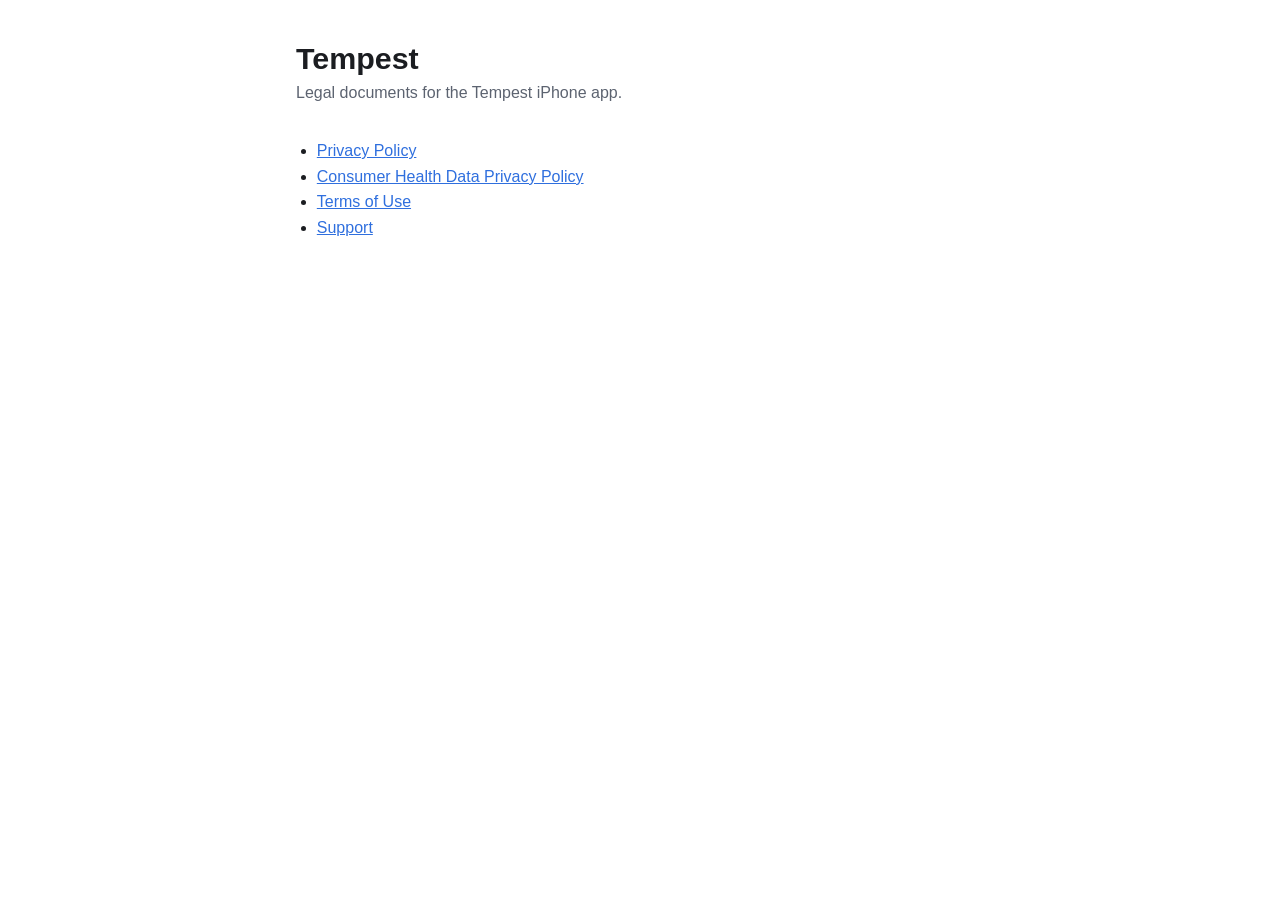
<file: index.html>
<!doctype html>
<html lang="en"><head><meta charset="utf-8"><meta name="viewport" content="width=device-width,initial-scale=1">
<title>Tempest legal</title><link rel="stylesheet" href="style.css"></head>
<body><main>
<h1>Tempest</h1>
<p class="meta">Legal documents for the Tempest iPhone app.</p>
<ul>
<li><a href="privacy/">Privacy Policy</a></li>
<li><a href="health-data/">Consumer Health Data Privacy Policy</a></li>
<li><a href="terms/">Terms of Use</a></li>
<li><a href="support/">Support</a></li>
</ul>
</main></body></html>
</file>
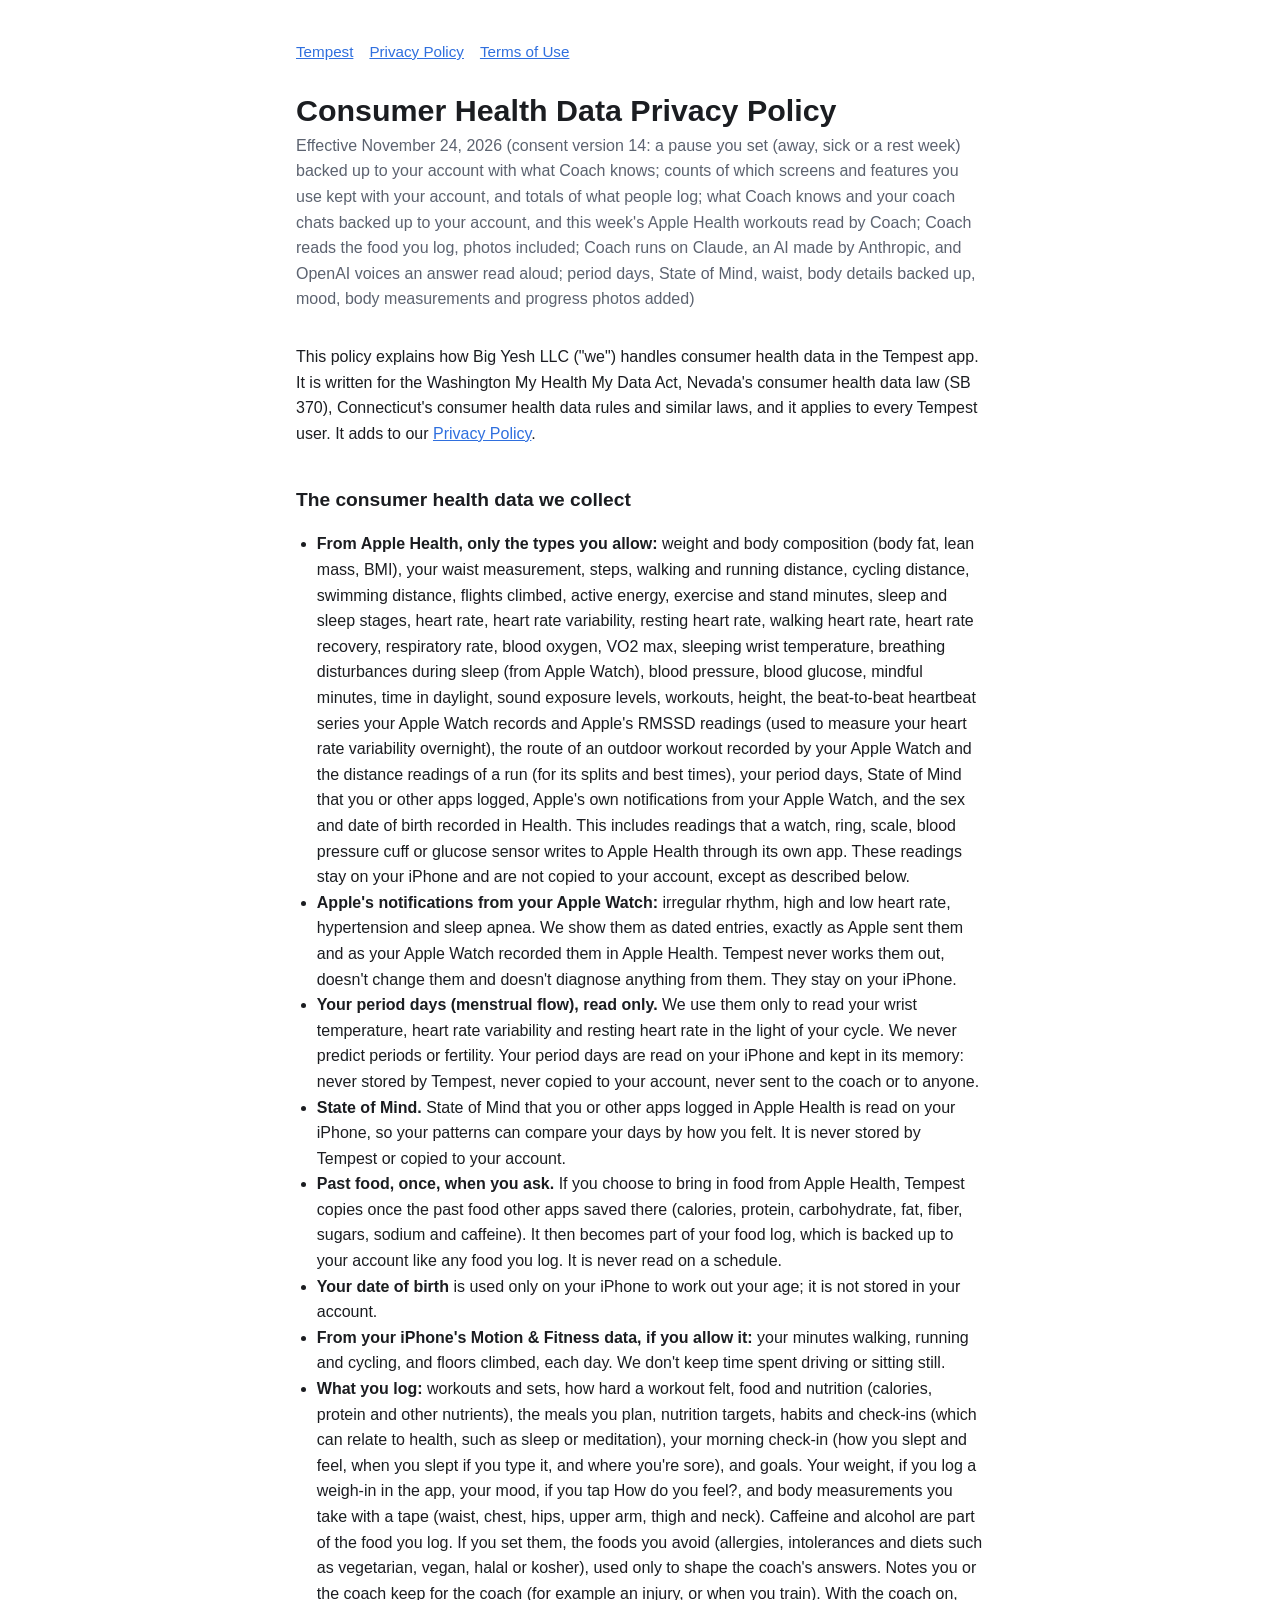
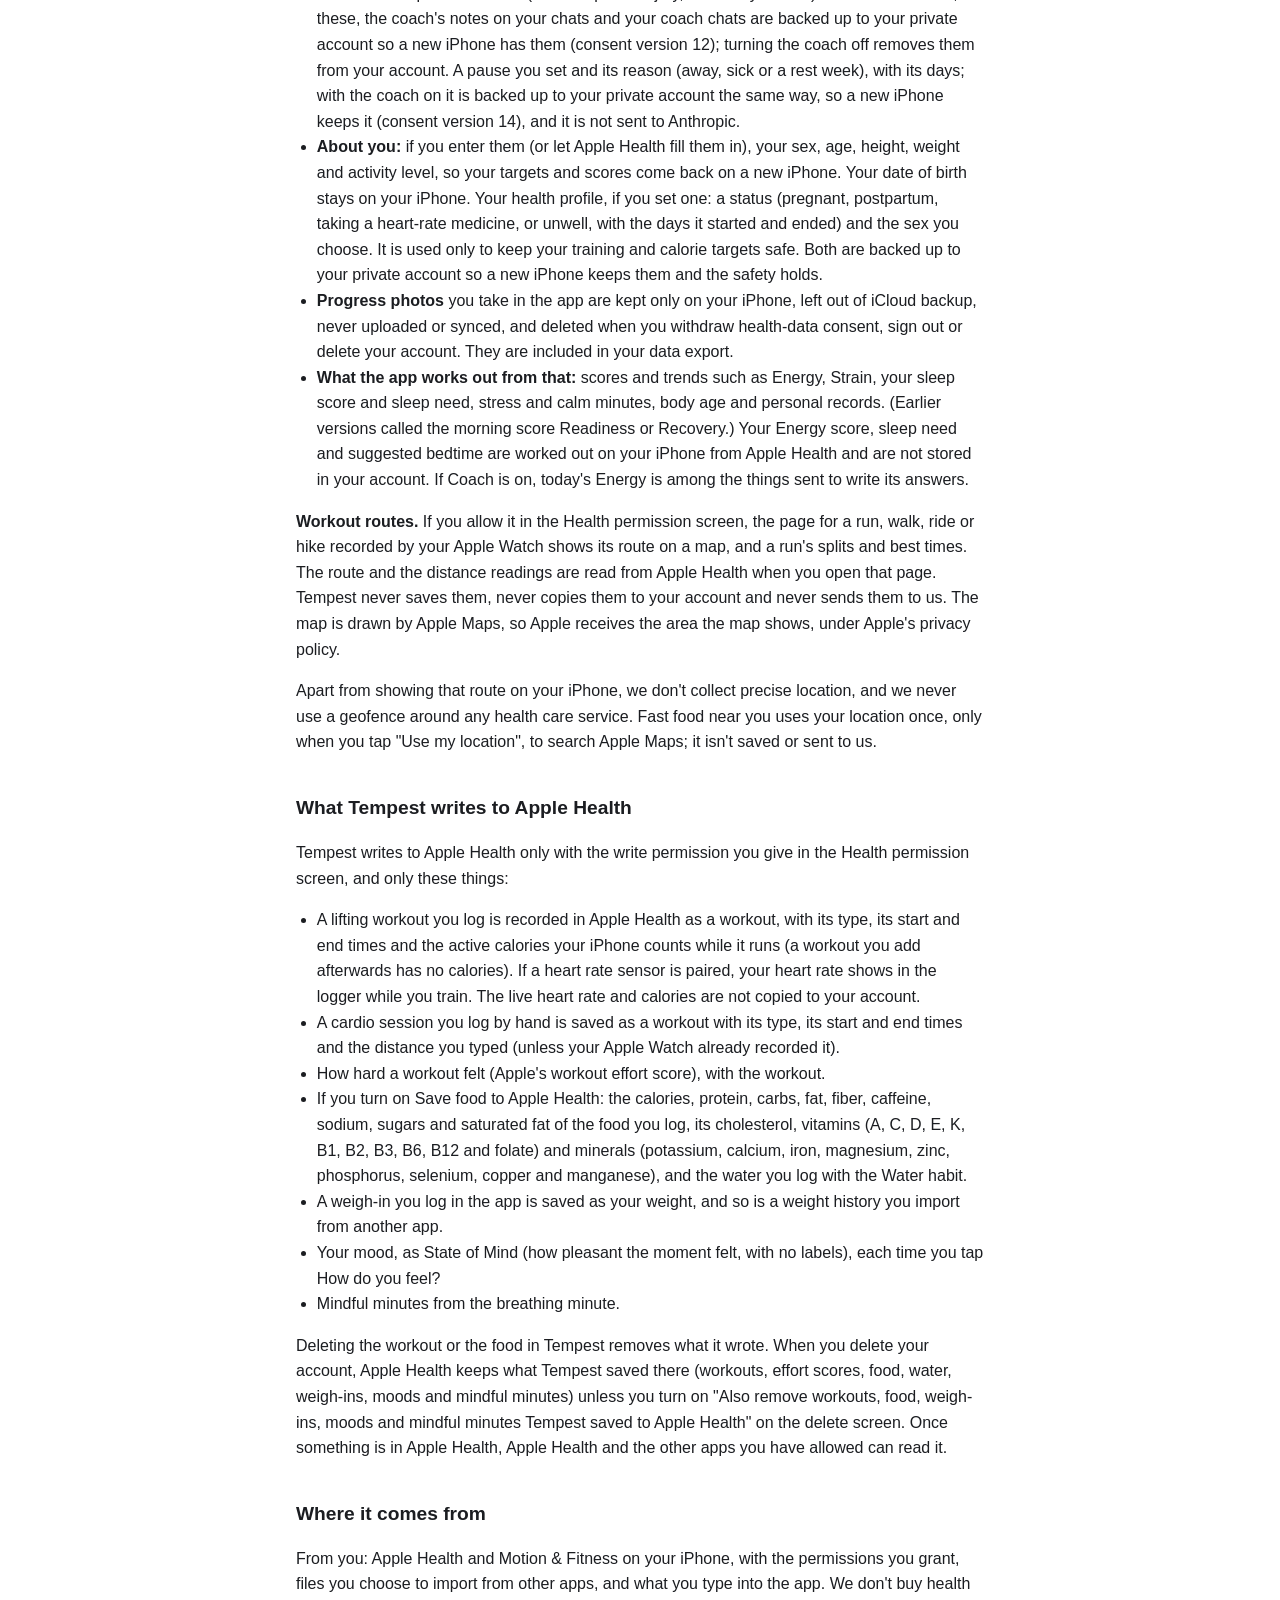
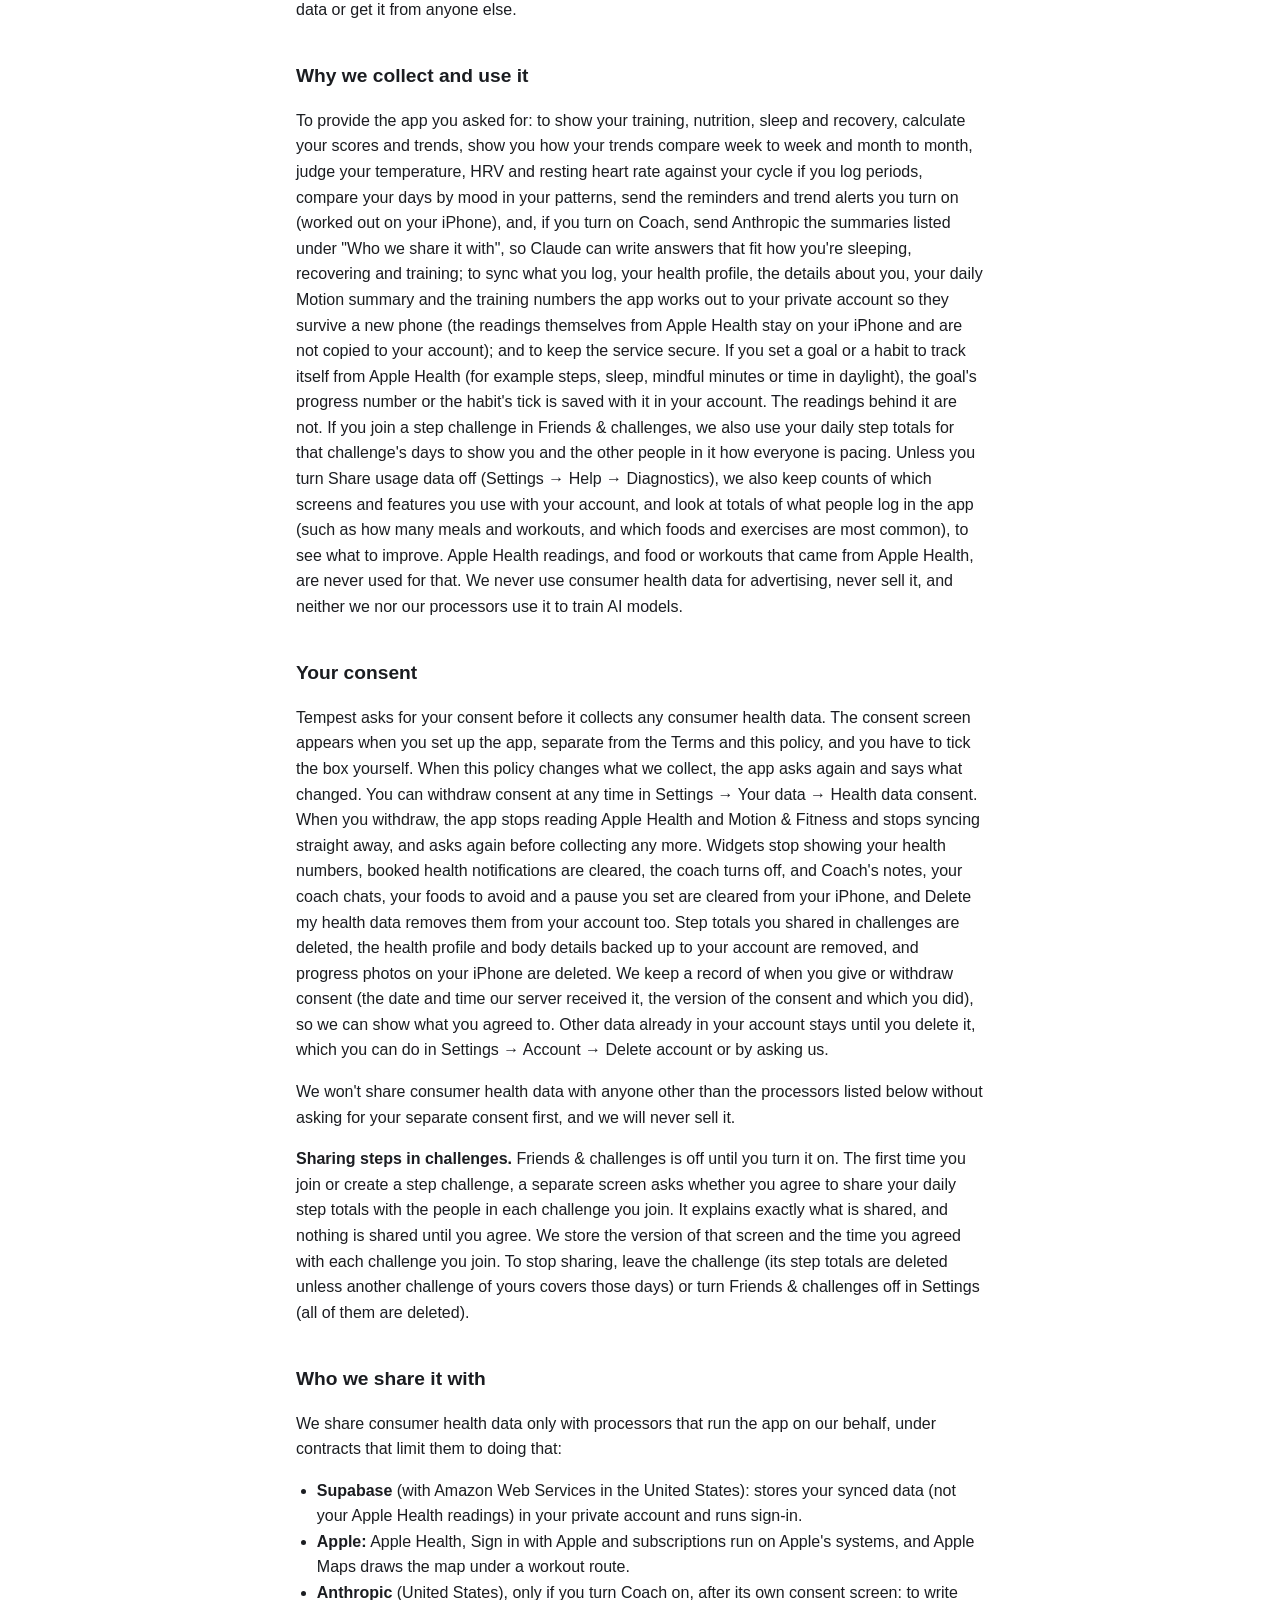
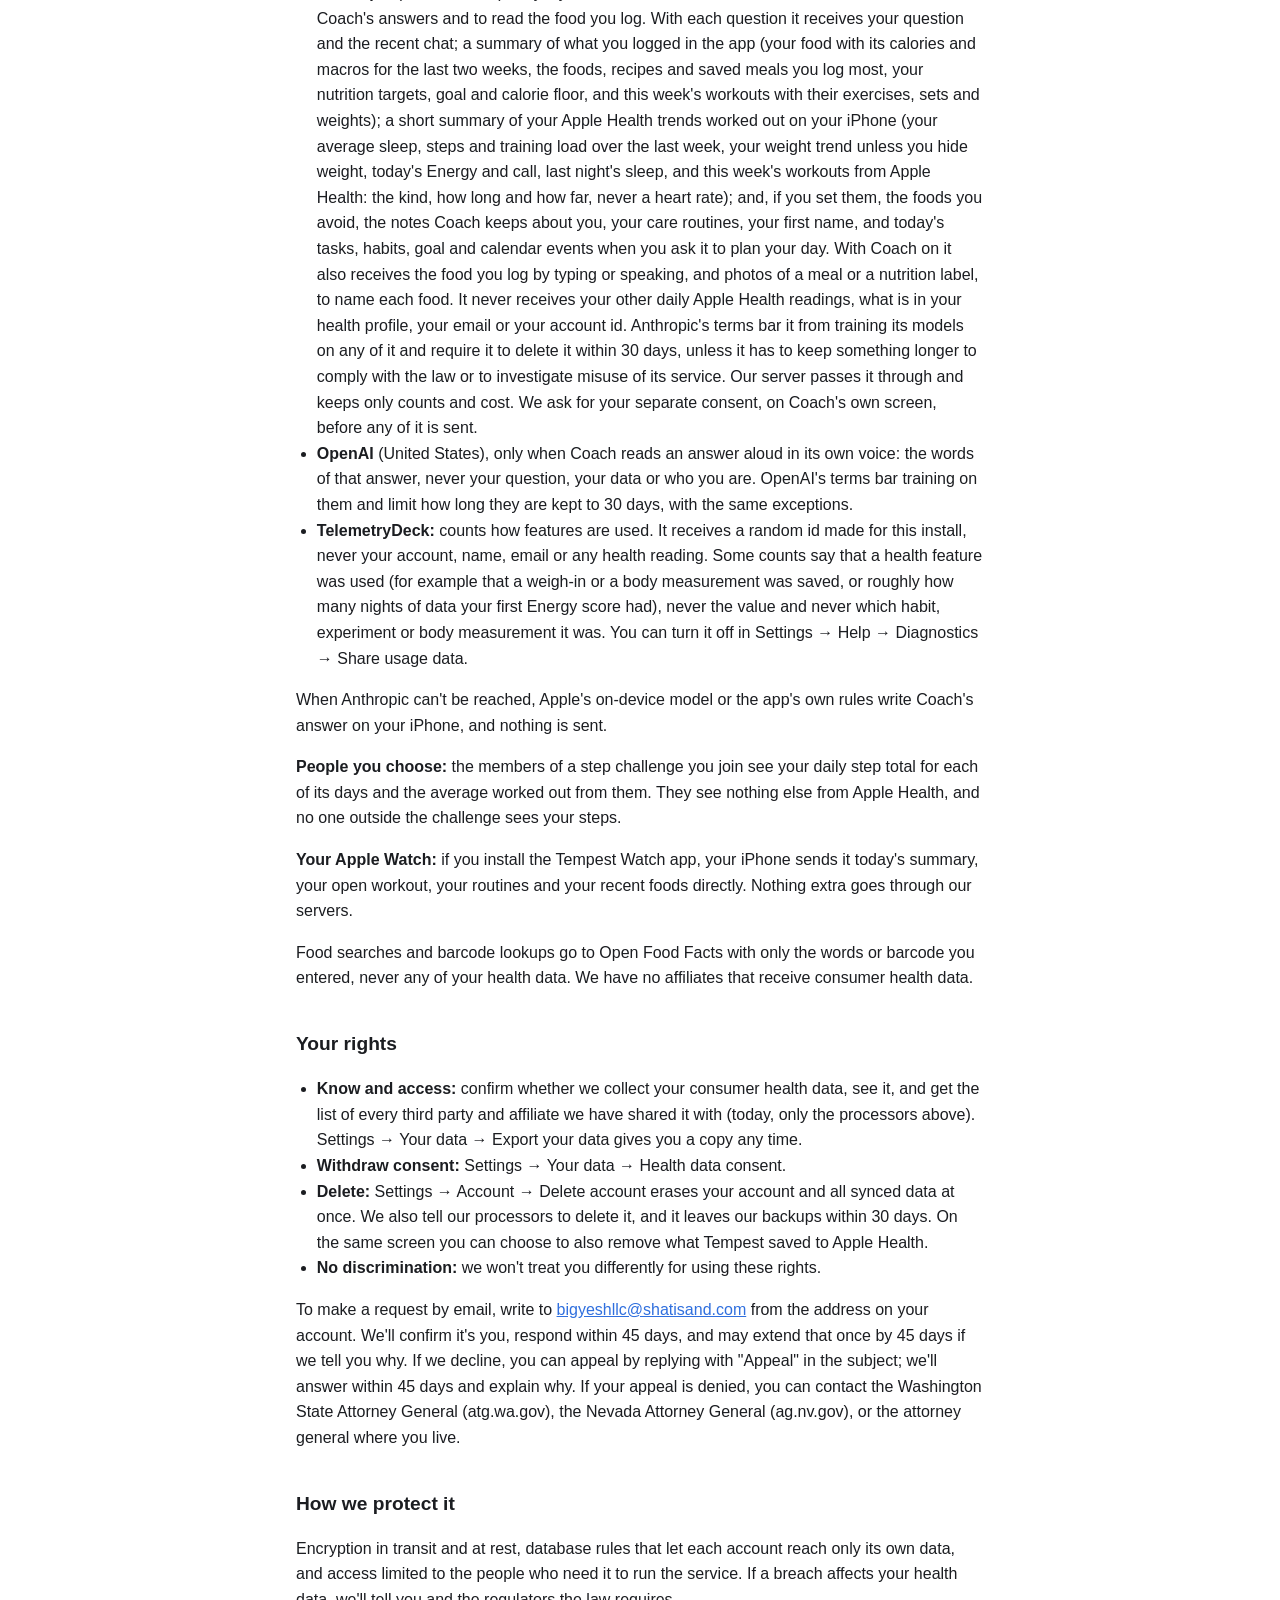
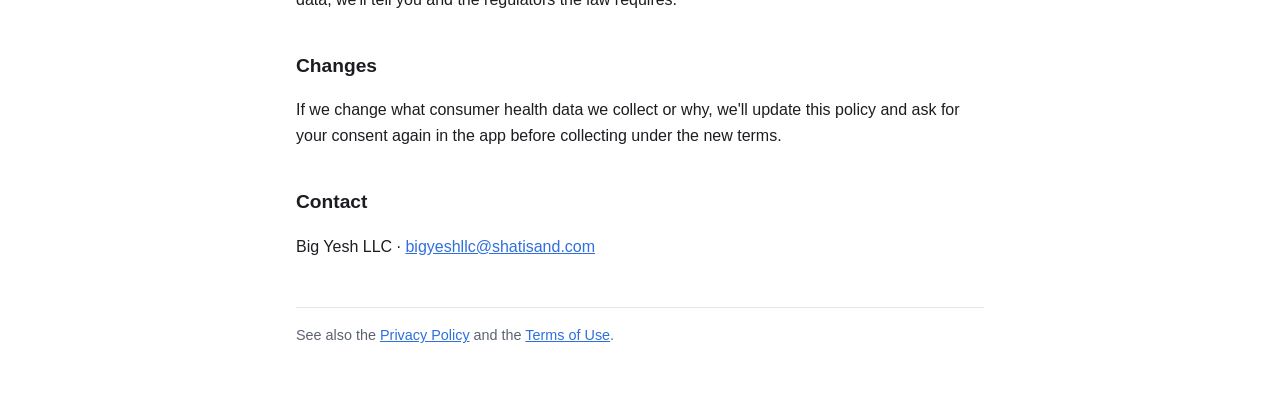
<file: health-data/index.html>
<!doctype html>
<html lang="en"><head><meta charset="utf-8"><meta name="viewport" content="width=device-width,initial-scale=1">
<title>Tempest Consumer Health Data Policy</title><link rel="stylesheet" href="../style.css"></head>
<body><main>
<nav><a href="../">Tempest</a><a href="../privacy/">Privacy Policy</a><a href="../terms/">Terms of Use</a></nav>
<h1>Consumer Health Data Privacy Policy</h1>
<p class="meta">Effective November 24, 2026 (consent version 14: a pause you set (away, sick or a rest week) backed up to your account with what Coach knows; counts of which screens and features you use kept with your account, and totals of what people log; what Coach knows and your coach chats backed up to your account, and this week's Apple Health workouts read by Coach; Coach reads the food you log, photos included; Coach runs on Claude, an AI made by Anthropic, and OpenAI voices an answer read aloud; period days, State of Mind, waist, body details backed up, mood, body measurements and progress photos added)</p>

<p>This policy explains how Big Yesh LLC ("we") handles consumer health data in the Tempest app. It is written for the Washington My Health My Data Act, Nevada's consumer health data law (SB 370), Connecticut's consumer health data rules and similar laws, and it applies to every Tempest user. It adds to our <a href="../privacy/">Privacy Policy</a>.</p>

<h2>The consumer health data we collect</h2>
<ul>
<li><strong>From Apple Health, only the types you allow:</strong> weight and body composition (body fat, lean mass, BMI), your waist measurement, steps, walking and running distance, cycling distance, swimming distance, flights climbed, active energy, exercise and stand minutes, sleep and sleep stages, heart rate, heart rate variability, resting heart rate, walking heart rate, heart rate recovery, respiratory rate, blood oxygen, VO2 max, sleeping wrist temperature, breathing disturbances during sleep (from Apple Watch), blood pressure, blood glucose, mindful minutes, time in daylight, sound exposure levels, workouts, height, the beat-to-beat heartbeat series your Apple Watch records and Apple's RMSSD readings (used to measure your heart rate variability overnight), the route of an outdoor workout recorded by your Apple Watch and the distance readings of a run (for its splits and best times), your period days, State of Mind that you or other apps logged, Apple's own notifications from your Apple Watch, and the sex and date of birth recorded in Health. This includes readings that a watch, ring, scale, blood pressure cuff or glucose sensor writes to Apple Health through its own app. These readings stay on your iPhone and are not copied to your account, except as described below.</li>
<li><strong>Apple's notifications from your Apple Watch:</strong> irregular rhythm, high and low heart rate, hypertension and sleep apnea. We show them as dated entries, exactly as Apple sent them and as your Apple Watch recorded them in Apple Health. Tempest never works them out, doesn't change them and doesn't diagnose anything from them. They stay on your iPhone.</li>
<li><strong>Your period days (menstrual flow), read only.</strong> We use them only to read your wrist temperature, heart rate variability and resting heart rate in the light of your cycle. We never predict periods or fertility. Your period days are read on your iPhone and kept in its memory: never stored by Tempest, never copied to your account, never sent to the coach or to anyone.</li>
<li><strong>State of Mind.</strong> State of Mind that you or other apps logged in Apple Health is read on your iPhone, so your patterns can compare your days by how you felt. It is never stored by Tempest or copied to your account.</li>
<li><strong>Past food, once, when you ask.</strong> If you choose to bring in food from Apple Health, Tempest copies once the past food other apps saved there (calories, protein, carbohydrate, fat, fiber, sugars, sodium and caffeine). It then becomes part of your food log, which is backed up to your account like any food you log. It is never read on a schedule.</li>
<li><strong>Your date of birth</strong> is used only on your iPhone to work out your age; it is not stored in your account.</li>
<li><strong>From your iPhone's Motion &amp; Fitness data, if you allow it:</strong> your minutes walking, running and cycling, and floors climbed, each day. We don't keep time spent driving or sitting still.</li>
<li><strong>What you log:</strong> workouts and sets, how hard a workout felt, food and nutrition (calories, protein and other nutrients), the meals you plan, nutrition targets, habits and check-ins (which can relate to health, such as sleep or meditation), your morning check-in (how you slept and feel, when you slept if you type it, and where you're sore), and goals. Your weight, if you log a weigh-in in the app, your mood, if you tap How do you feel?, and body measurements you take with a tape (waist, chest, hips, upper arm, thigh and neck). Caffeine and alcohol are part of the food you log. If you set them, the foods you avoid (allergies, intolerances and diets such as vegetarian, vegan, halal or kosher), used only to shape the coach's answers. Notes you or the coach keep for the coach (for example an injury, or when you train). With the coach on, these, the coach's notes on your chats and your coach chats are backed up to your private account so a new iPhone has them (consent version 12); turning the coach off removes them from your account. A pause you set and its reason (away, sick or a rest week), with its days; with the coach on it is backed up to your private account the same way, so a new iPhone keeps it (consent version 14), and it is not sent to Anthropic.</li>
<li><strong>About you:</strong> if you enter them (or let Apple Health fill them in), your sex, age, height, weight and activity level, so your targets and scores come back on a new iPhone. Your date of birth stays on your iPhone. Your health profile, if you set one: a status (pregnant, postpartum, taking a heart-rate medicine, or unwell, with the days it started and ended) and the sex you choose. It is used only to keep your training and calorie targets safe. Both are backed up to your private account so a new iPhone keeps them and the safety holds.</li>
<li><strong>Progress photos</strong> you take in the app are kept only on your iPhone, left out of iCloud backup, never uploaded or synced, and deleted when you withdraw health-data consent, sign out or delete your account. They are included in your data export.</li>
<li><strong>What the app works out from that:</strong> scores and trends such as Energy, Strain, your sleep score and sleep need, stress and calm minutes, body age and personal records. (Earlier versions called the morning score Readiness or Recovery.) Your Energy score, sleep need and suggested bedtime are worked out on your iPhone from Apple Health and are not stored in your account. If Coach is on, today's Energy is among the things sent to write its answers.</li>
</ul>
<p><strong>Workout routes.</strong> If you allow it in the Health permission screen, the page for a run, walk, ride or hike recorded by your Apple Watch shows its route on a map, and a run's splits and best times. The route and the distance readings are read from Apple Health when you open that page. Tempest never saves them, never copies them to your account and never sends them to us. The map is drawn by Apple Maps, so Apple receives the area the map shows, under Apple's privacy policy.</p>
<p>Apart from showing that route on your iPhone, we don't collect precise location, and we never use a geofence around any health care service. Fast food near you uses your location once, only when you tap "Use my location", to search Apple Maps; it isn't saved or sent to us.</p>

<h2>What Tempest writes to Apple Health</h2>
<p>Tempest writes to Apple Health only with the write permission you give in the Health permission screen, and only these things:</p>
<ul>
<li>A lifting workout you log is recorded in Apple Health as a workout, with its type, its start and end times and the active calories your iPhone counts while it runs (a workout you add afterwards has no calories). If a heart rate sensor is paired, your heart rate shows in the logger while you train. The live heart rate and calories are not copied to your account.</li>
<li>A cardio session you log by hand is saved as a workout with its type, its start and end times and the distance you typed (unless your Apple Watch already recorded it).</li>
<li>How hard a workout felt (Apple's workout effort score), with the workout.</li>
<li>If you turn on Save food to Apple Health: the calories, protein, carbs, fat, fiber, caffeine, sodium, sugars and saturated fat of the food you log, its cholesterol, vitamins (A, C, D, E, K, B1, B2, B3, B6, B12 and folate) and minerals (potassium, calcium, iron, magnesium, zinc, phosphorus, selenium, copper and manganese), and the water you log with the Water habit.</li>
<li>A weigh-in you log in the app is saved as your weight, and so is a weight history you import from another app.</li>
<li>Your mood, as State of Mind (how pleasant the moment felt, with no labels), each time you tap How do you feel?</li>
<li>Mindful minutes from the breathing minute.</li>
</ul>
<p>Deleting the workout or the food in Tempest removes what it wrote. When you delete your account, Apple Health keeps what Tempest saved there (workouts, effort scores, food, water, weigh-ins, moods and mindful minutes) unless you turn on "Also remove workouts, food, weigh-ins, moods and mindful minutes Tempest saved to Apple Health" on the delete screen. Once something is in Apple Health, Apple Health and the other apps you have allowed can read it.</p>

<h2>Where it comes from</h2>
<p>From you: Apple Health and Motion &amp; Fitness on your iPhone, with the permissions you grant, files you choose to import from other apps, and what you type into the app. We don't buy health data or get it from anyone else.</p>

<h2>Why we collect and use it</h2>
<p>To provide the app you asked for: to show your training, nutrition, sleep and recovery, calculate your scores and trends, show you how your trends compare week to week and month to month, judge your temperature, HRV and resting heart rate against your cycle if you log periods, compare your days by mood in your patterns, send the reminders and trend alerts you turn on (worked out on your iPhone), and, if you turn on Coach, send Anthropic the summaries listed under "Who we share it with", so Claude can write answers that fit how you're sleeping, recovering and training; to sync what you log, your health profile, the details about you, your daily Motion summary and the training numbers the app works out to your private account so they survive a new phone (the readings themselves from Apple Health stay on your iPhone and are not copied to your account); and to keep the service secure. If you set a goal or a habit to track itself from Apple Health (for example steps, sleep, mindful minutes or time in daylight), the goal's progress number or the habit's tick is saved with it in your account. The readings behind it are not. If you join a step challenge in Friends &amp; challenges, we also use your daily step totals for that challenge's days to show you and the other people in it how everyone is pacing. Unless you turn Share usage data off (Settings &rarr; Help &rarr; Diagnostics), we also keep counts of which screens and features you use with your account, and look at totals of what people log in the app (such as how many meals and workouts, and which foods and exercises are most common), to see what to improve. Apple Health readings, and food or workouts that came from Apple Health, are never used for that. We never use consumer health data for advertising, never sell it, and neither we nor our processors use it to train AI models.</p>

<h2>Your consent</h2>
<p>Tempest asks for your consent before it collects any consumer health data. The consent screen appears when you set up the app, separate from the Terms and this policy, and you have to tick the box yourself. When this policy changes what we collect, the app asks again and says what changed. You can withdraw consent at any time in Settings &rarr; Your data &rarr; Health data consent. When you withdraw, the app stops reading Apple Health and Motion &amp; Fitness and stops syncing straight away, and asks again before collecting any more. Widgets stop showing your health numbers, booked health notifications are cleared, the coach turns off, and Coach's notes, your coach chats, your foods to avoid and a pause you set are cleared from your iPhone, and Delete my health data removes them from your account too. Step totals you shared in challenges are deleted, the health profile and body details backed up to your account are removed, and progress photos on your iPhone are deleted. We keep a record of when you give or withdraw consent (the date and time our server received it, the version of the consent and which you did), so we can show what you agreed to. Other data already in your account stays until you delete it, which you can do in Settings &rarr; Account &rarr; Delete account or by asking us.</p>
<p>We won't share consumer health data with anyone other than the processors listed below without asking for your separate consent first, and we will never sell it.</p>
<p><strong>Sharing steps in challenges.</strong> Friends &amp; challenges is off until you turn it on. The first time you join or create a step challenge, a separate screen asks whether you agree to share your daily step totals with the people in each challenge you join. It explains exactly what is shared, and nothing is shared until you agree. We store the version of that screen and the time you agreed with each challenge you join. To stop sharing, leave the challenge (its step totals are deleted unless another challenge of yours covers those days) or turn Friends &amp; challenges off in Settings (all of them are deleted).</p>

<h2>Who we share it with</h2>
<p>We share consumer health data only with processors that run the app on our behalf, under contracts that limit them to doing that:</p>
<ul>
<li><strong>Supabase</strong> (with Amazon Web Services in the United States): stores your synced data (not your Apple Health readings) in your private account and runs sign-in.</li>
<li><strong>Apple:</strong> Apple Health, Sign in with Apple and subscriptions run on Apple's systems, and Apple Maps draws the map under a workout route.</li>
<li><strong>Anthropic</strong> (United States), only if you turn Coach on, after its own consent screen: to write Coach's answers and to read the food you log. With each question it receives your question and the recent chat; a summary of what you logged in the app (your food with its calories and macros for the last two weeks, the foods, recipes and saved meals you log most, your nutrition targets, goal and calorie floor, and this week's workouts with their exercises, sets and weights); a short summary of your Apple Health trends worked out on your iPhone (your average sleep, steps and training load over the last week, your weight trend unless you hide weight, today's Energy and call, last night's sleep, and this week's workouts from Apple Health: the kind, how long and how far, never a heart rate); and, if you set them, the foods you avoid, the notes Coach keeps about you, your care routines, your first name, and today's tasks, habits, goal and calendar events when you ask it to plan your day. With Coach on it also receives the food you log by typing or speaking, and photos of a meal or a nutrition label, to name each food. It never receives your other daily Apple Health readings, what is in your health profile, your email or your account id. Anthropic's terms bar it from training its models on any of it and require it to delete it within 30 days, unless it has to keep something longer to comply with the law or to investigate misuse of its service. Our server passes it through and keeps only counts and cost. We ask for your separate consent, on Coach's own screen, before any of it is sent.</li>
<li><strong>OpenAI</strong> (United States), only when Coach reads an answer aloud in its own voice: the words of that answer, never your question, your data or who you are. OpenAI's terms bar training on them and limit how long they are kept to 30 days, with the same exceptions.</li>
<li><strong>TelemetryDeck:</strong> counts how features are used. It receives a random id made for this install, never your account, name, email or any health reading. Some counts say that a health feature was used (for example that a weigh-in or a body measurement was saved, or roughly how many nights of data your first Energy score had), never the value and never which habit, experiment or body measurement it was. You can turn it off in Settings &rarr; Help &rarr; Diagnostics &rarr; Share usage data.</li>
</ul>
<p>When Anthropic can't be reached, Apple's on-device model or the app's own rules write Coach's answer on your iPhone, and nothing is sent.</p>
<p><strong>People you choose:</strong> the members of a step challenge you join see your daily step total for each of its days and the average worked out from them. They see nothing else from Apple Health, and no one outside the challenge sees your steps.</p>
<p><strong>Your Apple Watch:</strong> if you install the Tempest Watch app, your iPhone sends it today's summary, your open workout, your routines and your recent foods directly. Nothing extra goes through our servers.</p>
<p>Food searches and barcode lookups go to Open Food Facts with only the words or barcode you entered, never any of your health data. We have no affiliates that receive consumer health data.</p>

<h2>Your rights</h2>
<ul>
<li><strong>Know and access:</strong> confirm whether we collect your consumer health data, see it, and get the list of every third party and affiliate we have shared it with (today, only the processors above). Settings &rarr; Your data &rarr; Export your data gives you a copy any time.</li>
<li><strong>Withdraw consent:</strong> Settings &rarr; Your data &rarr; Health data consent.</li>
<li><strong>Delete:</strong> Settings &rarr; Account &rarr; Delete account erases your account and all synced data at once. We also tell our processors to delete it, and it leaves our backups within 30 days. On the same screen you can choose to also remove what Tempest saved to Apple Health.</li>
<li><strong>No discrimination:</strong> we won't treat you differently for using these rights.</li>
</ul>
<p>To make a request by email, write to <a href="mailto:bigyeshllc@shatisand.com">bigyeshllc@shatisand.com</a> from the address on your account. We'll confirm it's you, respond within 45 days, and may extend that once by 45 days if we tell you why. If we decline, you can appeal by replying with "Appeal" in the subject; we'll answer within 45 days and explain why. If your appeal is denied, you can contact the Washington State Attorney General (atg.wa.gov), the Nevada Attorney General (ag.nv.gov), or the attorney general where you live.</p>

<h2>How we protect it</h2>
<p>Encryption in transit and at rest, database rules that let each account reach only its own data, and access limited to the people who need it to run the service. If a breach affects your health data, we'll tell you and the regulators the law requires.</p>

<h2>Changes</h2>
<p>If we change what consumer health data we collect or why, we'll update this policy and ask for your consent again in the app before collecting under the new terms.</p>

<h2>Contact</h2>
<p>Big Yesh LLC · <a href="mailto:bigyeshllc@shatisand.com">bigyeshllc@shatisand.com</a></p>
<footer>See also the <a href="../privacy/">Privacy Policy</a> and the <a href="../terms/">Terms of Use</a>.</footer>
</main></body></html>
</file>
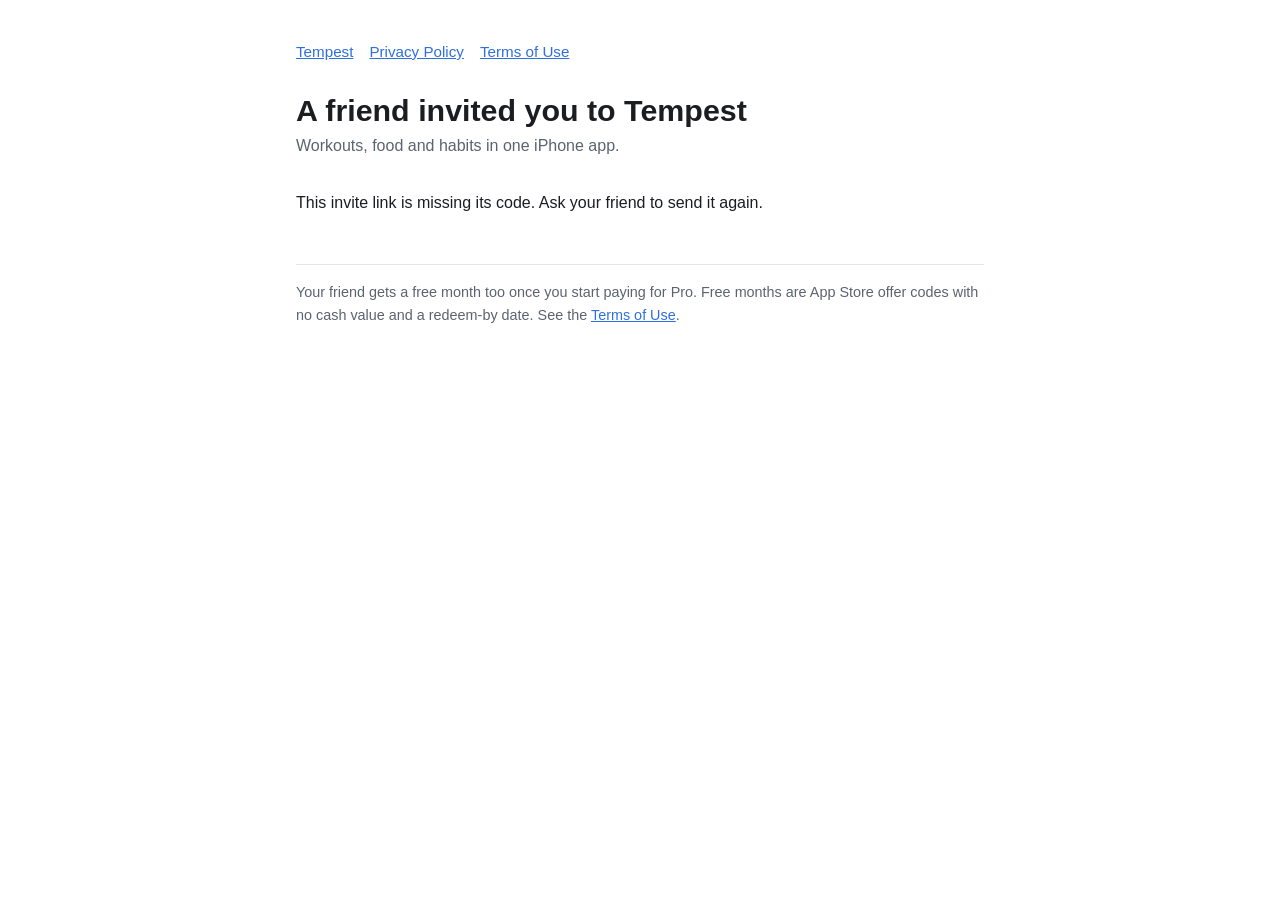
<file: invite/index.html>
<!doctype html>
<html lang="en"><head><meta charset="utf-8"><meta name="viewport" content="width=device-width,initial-scale=1">
<title>You're invited to Tempest</title><link rel="stylesheet" href="../style.css">
<meta name="robots" content="noindex">
<style>
.code{font:700 2.2rem/1.2 ui-monospace,SFMono-Regular,Menlo,monospace;letter-spacing:.12em;margin:.4em 0;user-select:all}
.btn{display:inline-block;padding:14px 22px;border-radius:999px;background:var(--accent);color:#fff;text-decoration:none;font-weight:600;margin:8px 8px 0 0}
.btn.alt{background:transparent;color:var(--accent);border:1px solid var(--line)}
.hidden{display:none}
button.btn{font:inherit;font-weight:600;cursor:pointer}
</style></head>
<body><main>
<nav><a href="../">Tempest</a><a href="../privacy/">Privacy Policy</a><a href="../terms/">Terms of Use</a></nav>
<h1>A friend invited you to Tempest</h1>
<p class="meta">Workouts, food and habits in one iPhone app.</p>
<div id="has-code" class="hidden">
  <p>Join with this code and your first month of Pro is free:</p>
  <p class="code" id="code"></p>
  <p><button class="btn alt" id="copy" type="button">Copy code</button></p>
  <p><a class="btn" id="open" href="#">Open in Tempest</a><a class="btn alt" id="store" href="#">Get Tempest on the App Store</a></p>
  <p>New to Tempest? Copy the code, install the app, then tap <strong>Have an invite code?</strong> when you create your account and paste it. You can also add it later in Settings, Invite friends, during your first 14 days.</p>
</div>
<div id="friend-only" class="hidden">
  <p>Your friend wants to do step challenges with you. Install Tempest, then open this link again, or type this code in Friends &amp; challenges:</p>
  <p class="code" id="fcode"></p>
  <p><a class="btn" id="fopen" href="#">Open in Tempest</a><a class="btn alt" id="fstore" href="#">Get Tempest on the App Store</a></p>
</div>
<p id="no-code" class="hidden">This invite link is missing its code. Ask your friend to send it again.</p>
<footer>Your friend gets a free month too once you start paying for Pro. Free months are App Store offer codes with no cash value and a redeem-by date. See the <a href="../terms/">Terms of Use</a>.</footer>
</main>
<script>
// The one config for links: the app's URL scheme and its App Store page (the App Store ID is 6831725455).
var SCHEME = "onegoodjeet";
var APP_STORE_URL = "https://apps.apple.com/us/app/id6831725455";
(function () {
  var q = new URLSearchParams(location.search);
  var code = (q.get("c") || "").toUpperCase().replace(/[^A-Z0-9]/g, "");
  if (!/^[A-HJKMNP-Z2-9]{7}$/.test(code)) code = "";
  // The sender's Friends & challenges code (audit round 3, U-01): 8 symbols, no 0/O/1/I.
  var friend = (q.get("f") || "").toUpperCase().replace(/[^A-Z0-9]/g, "");
  if (!/^[A-HJ-NP-Z2-9]{8}$/.test(friend)) friend = "";
  if (!code && !friend) {
    document.getElementById("no-code").classList.remove("hidden");
    return;
  }
  if (code) {
    document.getElementById("code").textContent = code.slice(0, 3) + " " + code.slice(3);
    document.getElementById("open").href = SCHEME + "://invite/" + code + (friend ? "?f=" + friend : "");
    document.getElementById("store").href = APP_STORE_URL;
    document.getElementById("has-code").classList.remove("hidden");
    document.getElementById("copy").addEventListener("click", function () {
      var btn = this;
      if (navigator.clipboard) {
        navigator.clipboard.writeText(code).then(function () { btn.textContent = "Copied"; });
      }
    });
  } else {
    document.getElementById("fcode").textContent = friend;
    document.getElementById("fopen").href = SCHEME + "://friend/" + friend;
    document.getElementById("fstore").href = APP_STORE_URL;
    document.getElementById("friend-only").classList.remove("hidden");
  }
})();
</script>
</body></html>
</file>
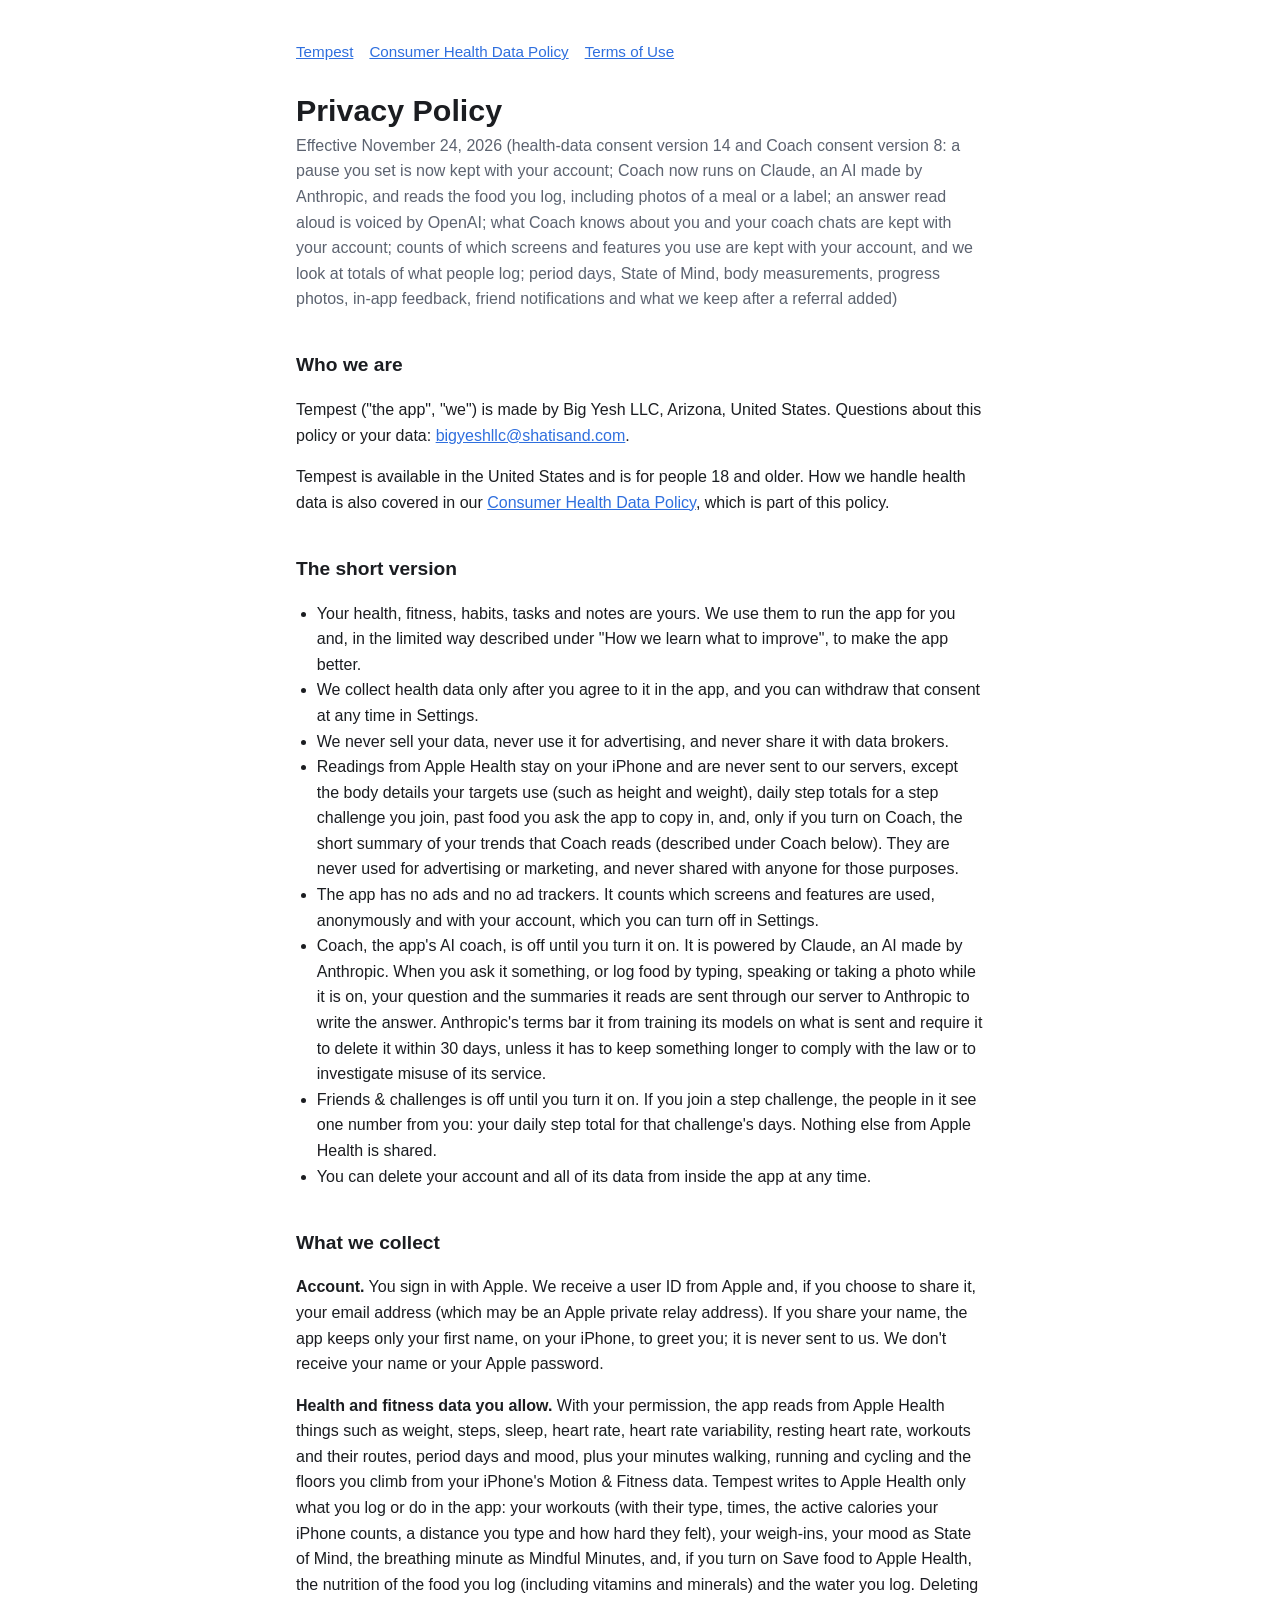
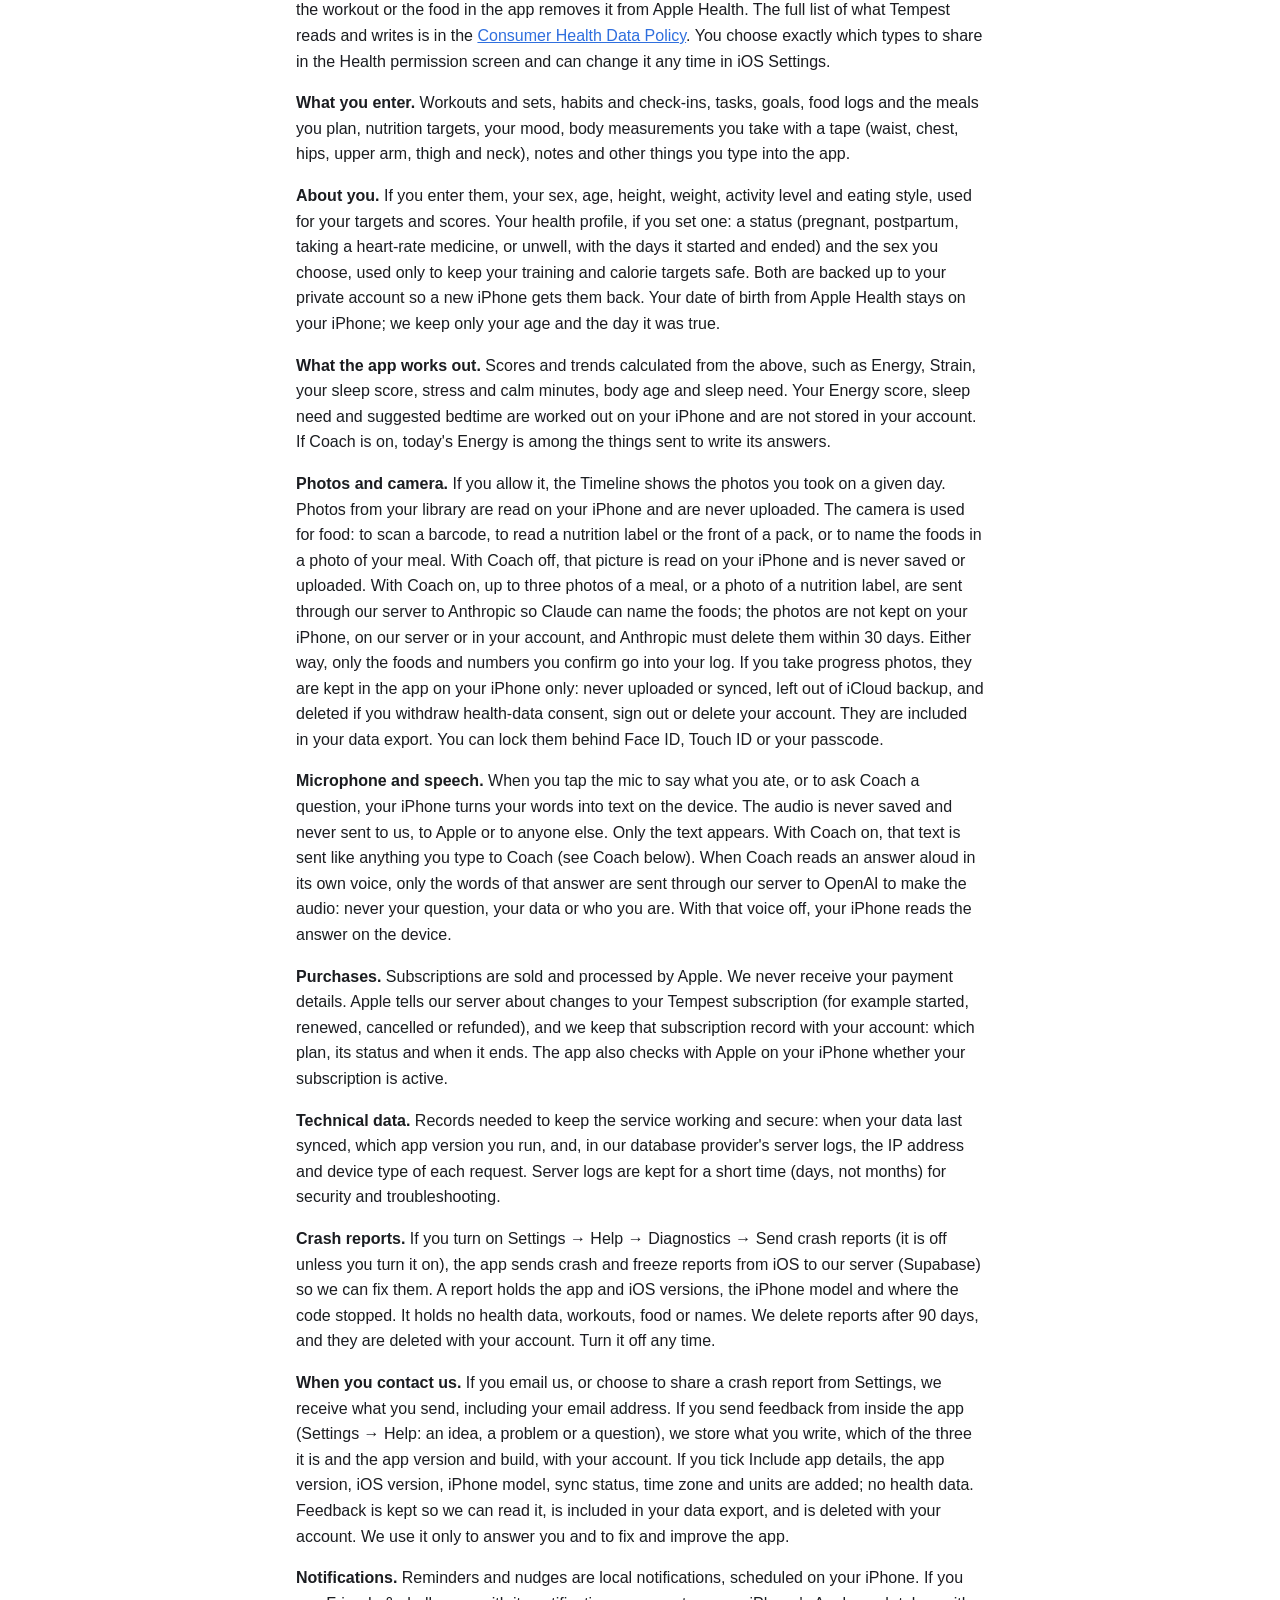
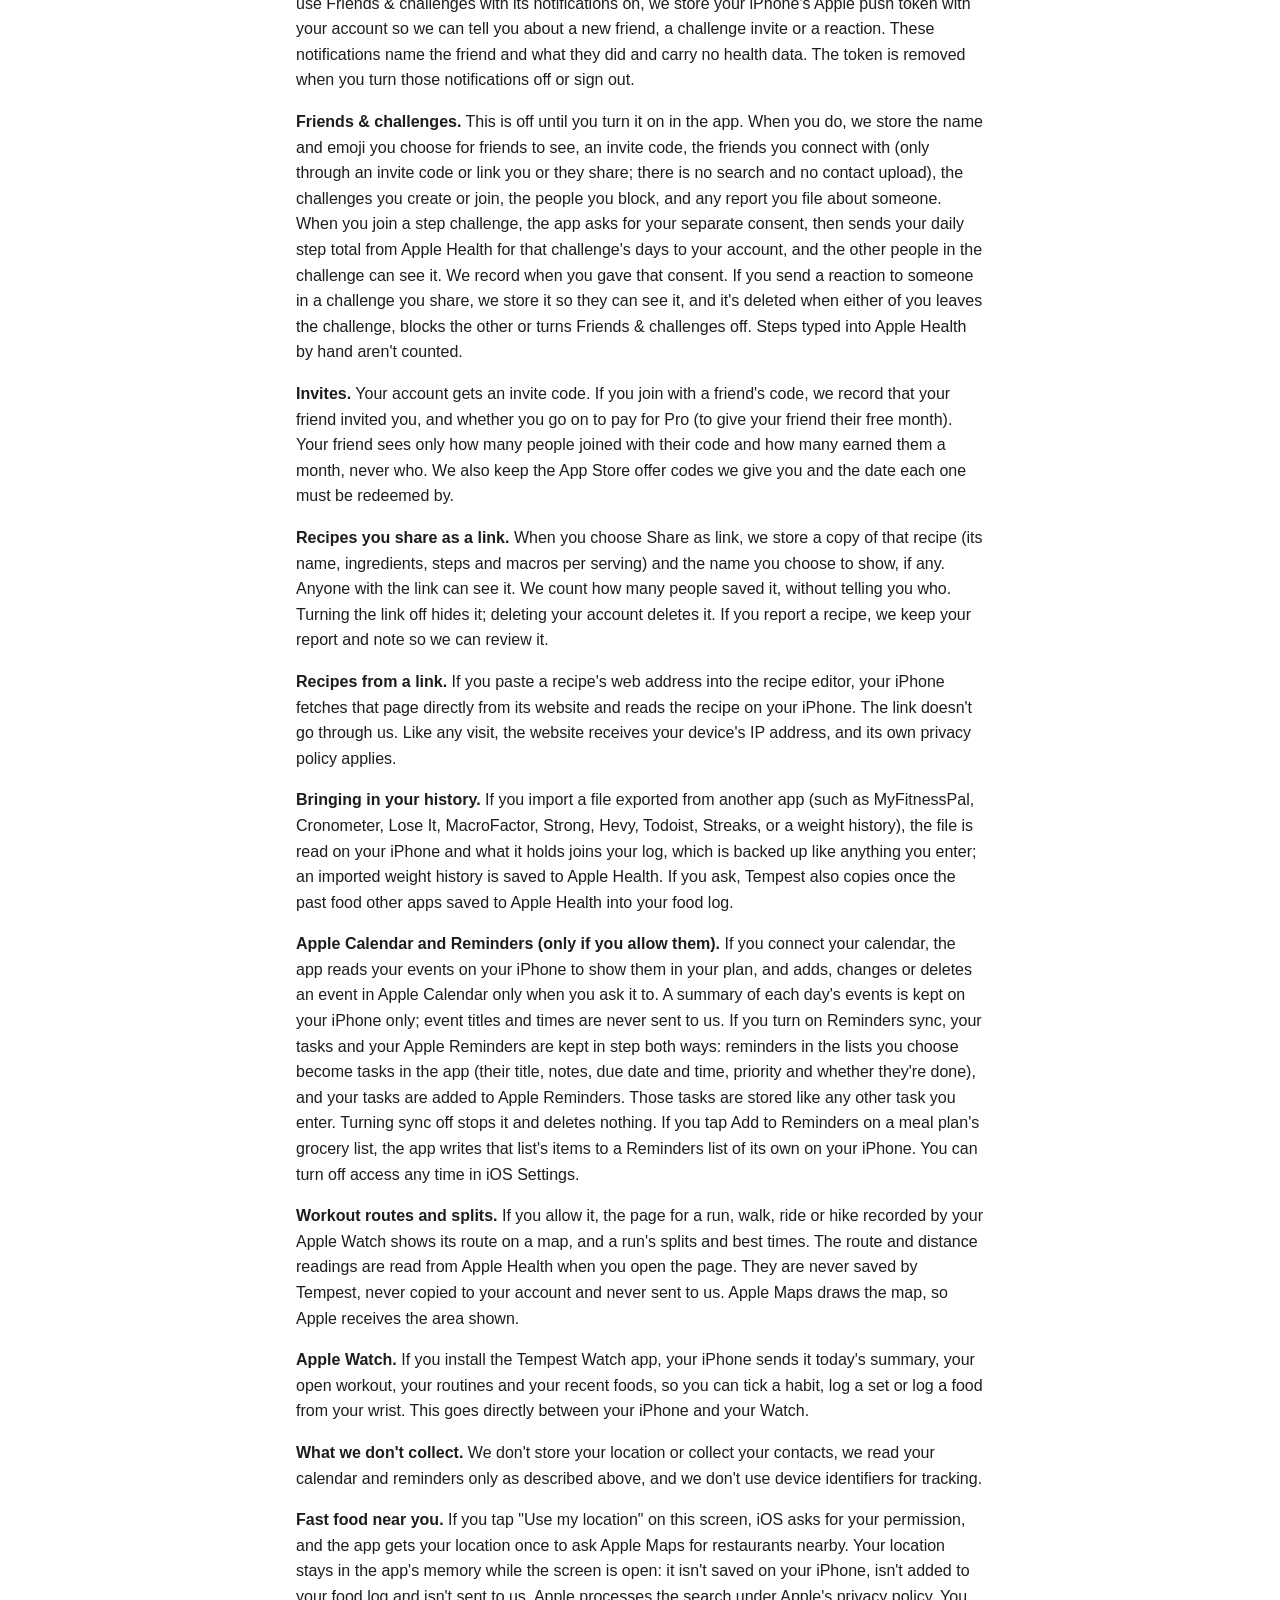
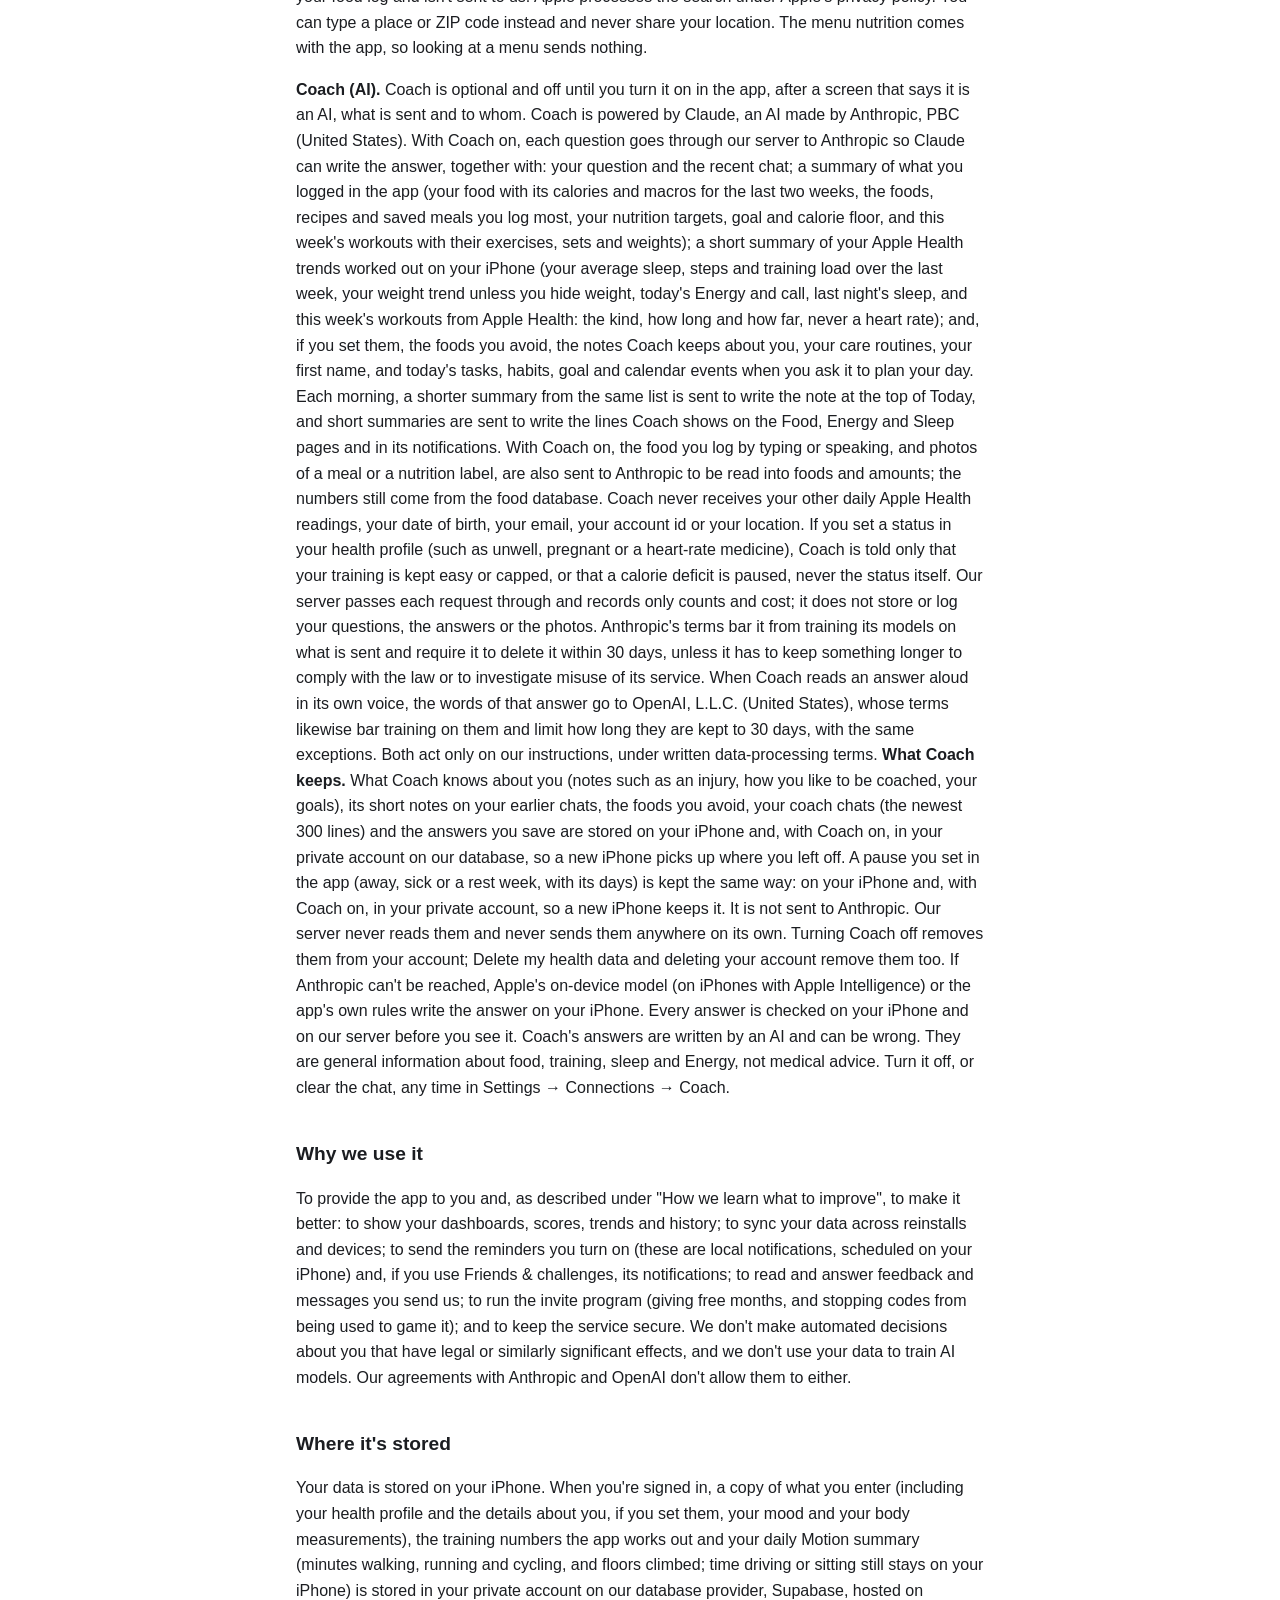
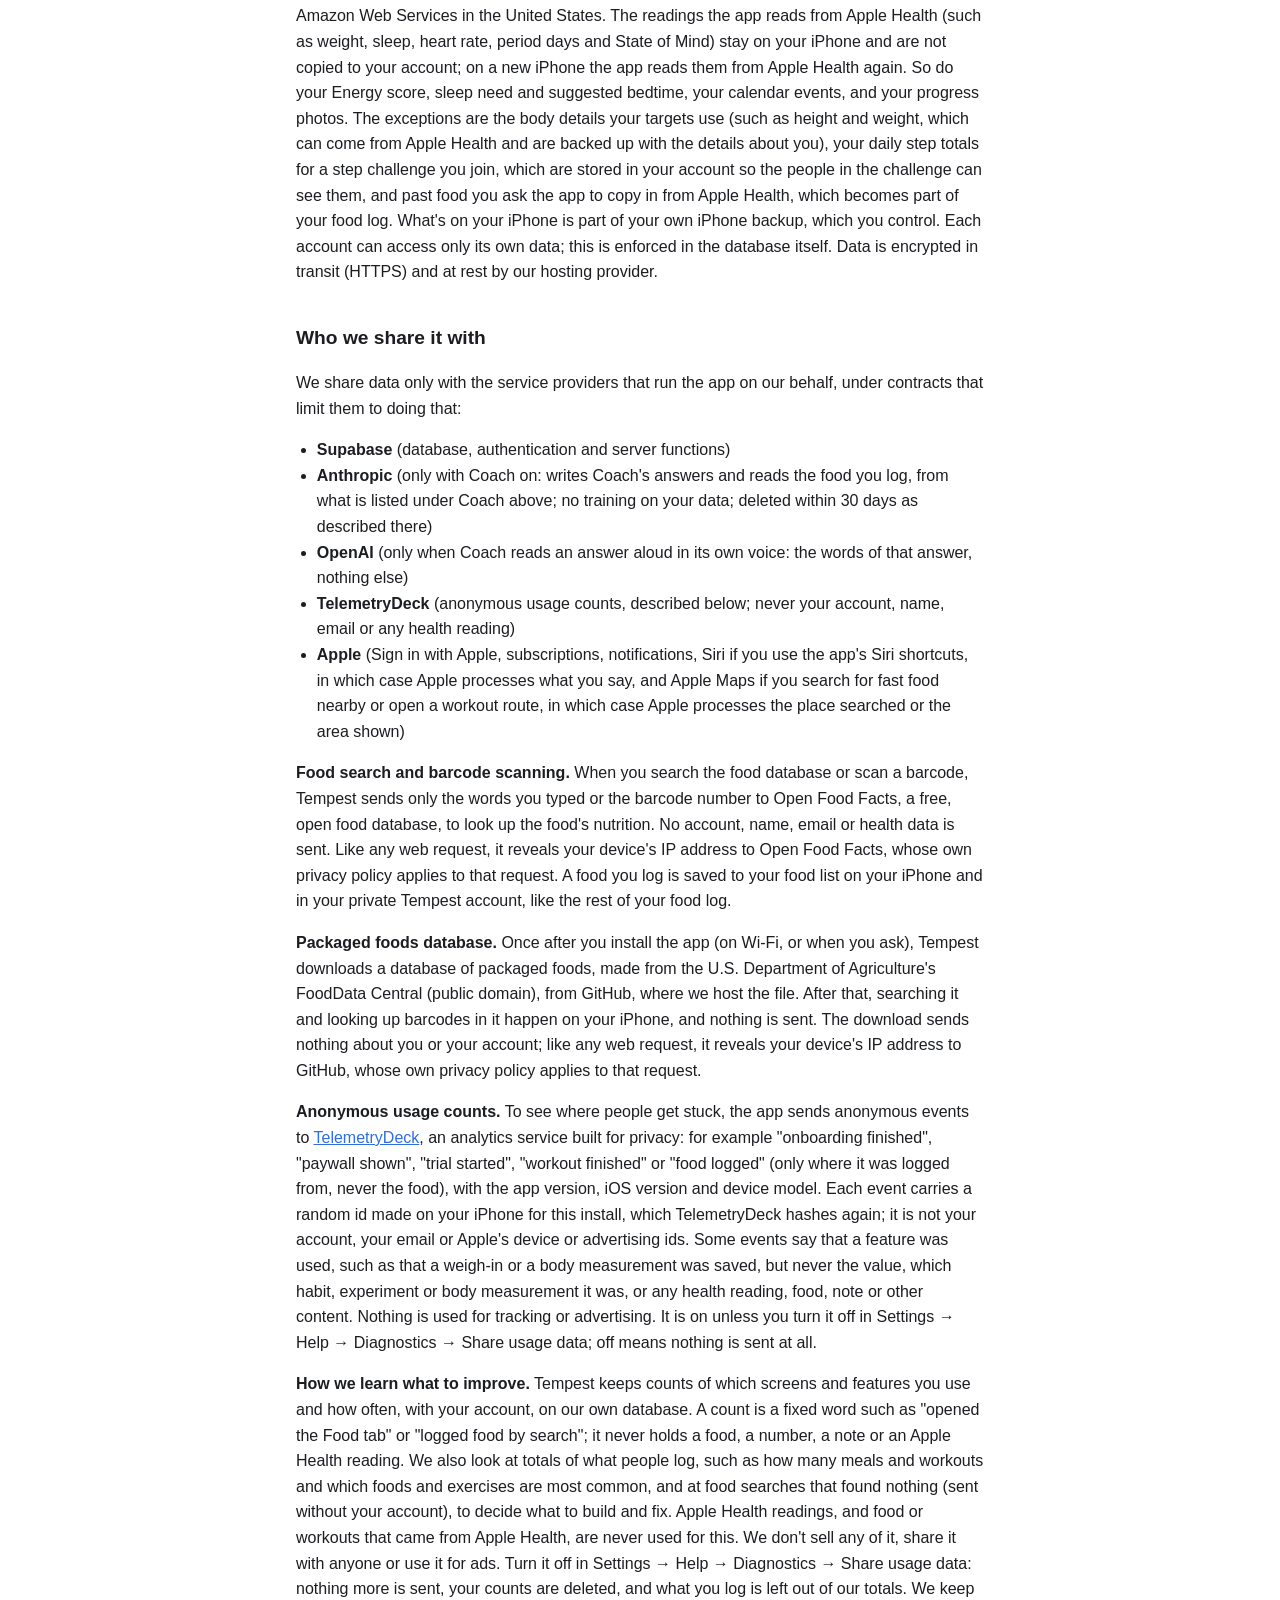
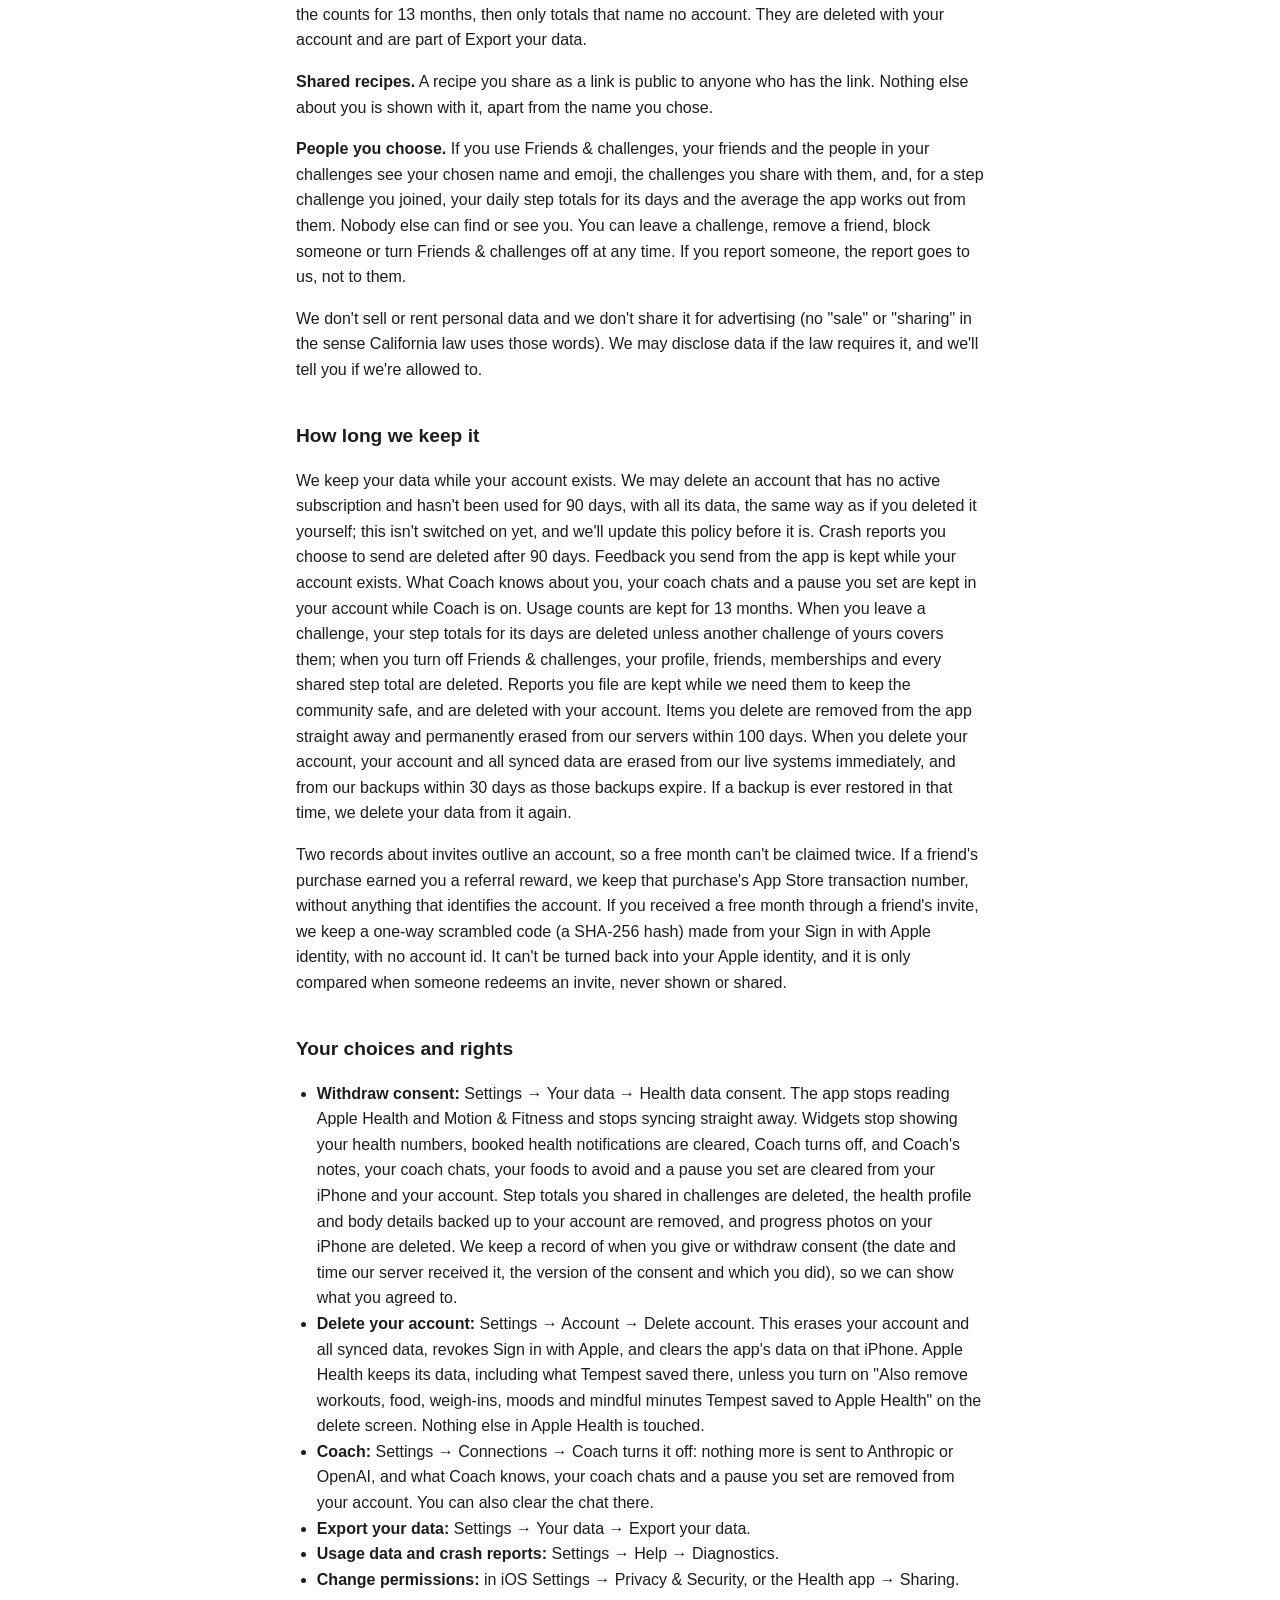
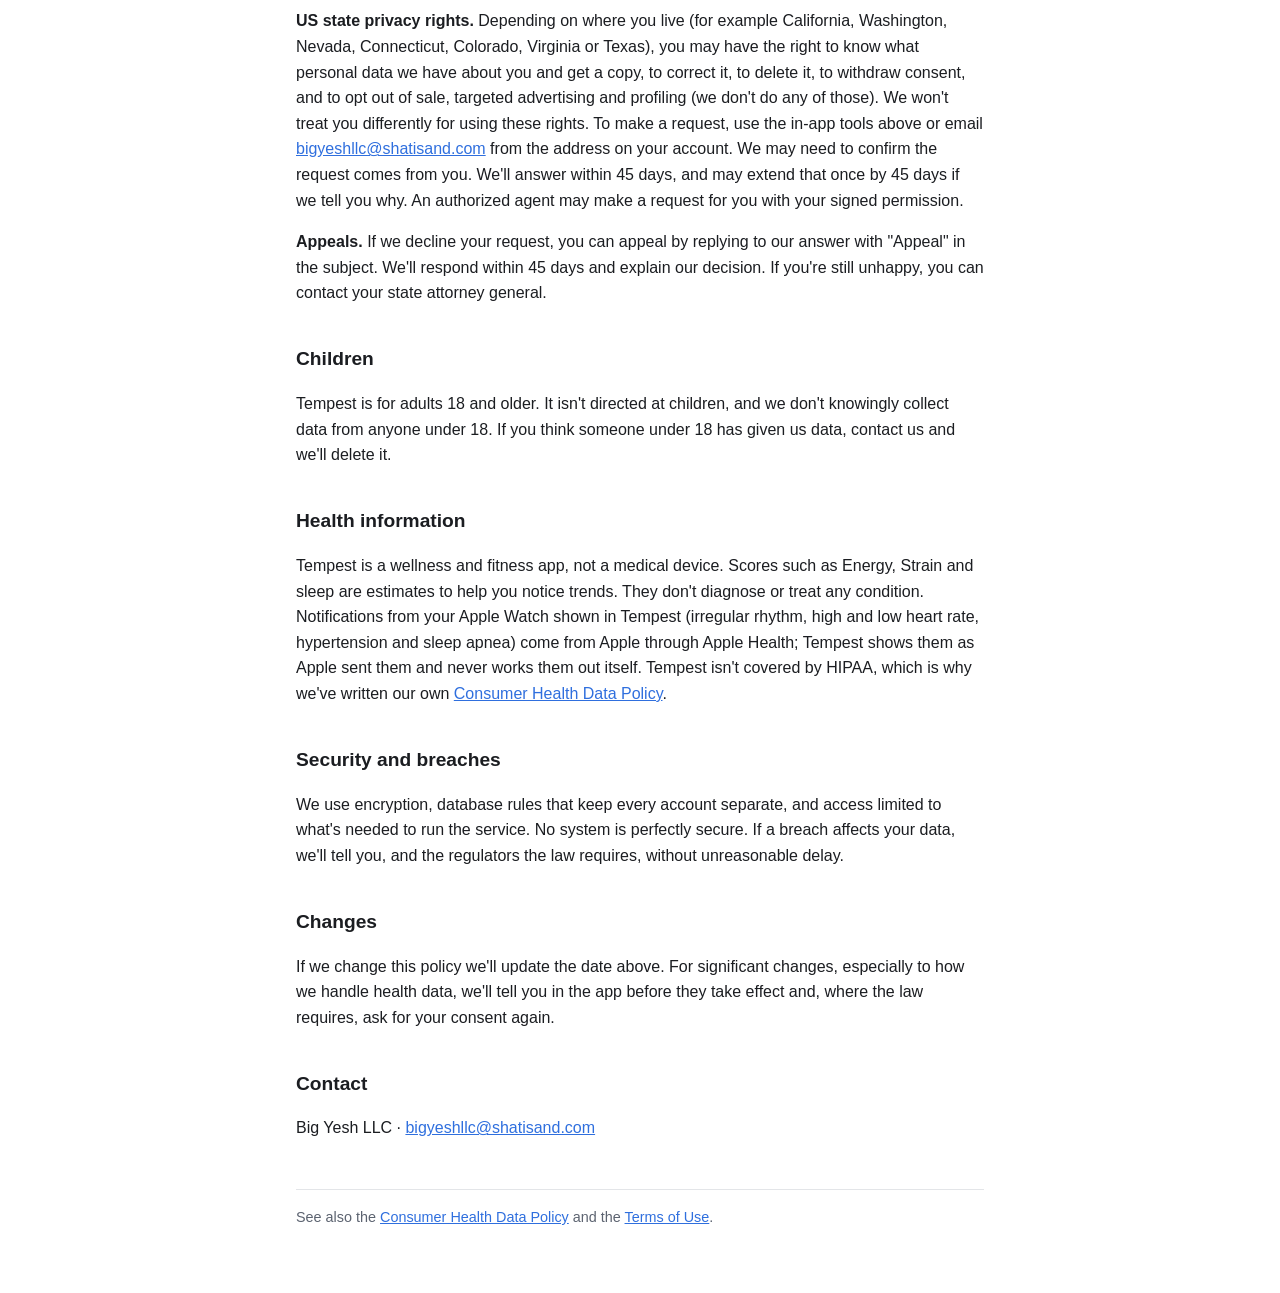
<file: privacy/index.html>
<!doctype html>
<html lang="en"><head><meta charset="utf-8"><meta name="viewport" content="width=device-width,initial-scale=1">
<title>Tempest Privacy Policy</title><link rel="stylesheet" href="../style.css"></head>
<body><main>
<nav><a href="../">Tempest</a><a href="../health-data/">Consumer Health Data Policy</a><a href="../terms/">Terms of Use</a></nav>
<h1>Privacy Policy</h1>
<p class="meta">Effective November 24, 2026 (health-data consent version 14 and Coach consent version 8: a pause you set is now kept with your account; Coach now runs on Claude, an AI made by Anthropic, and reads the food you log, including photos of a meal or a label; an answer read aloud is voiced by OpenAI; what Coach knows about you and your coach chats are kept with your account; counts of which screens and features you use are kept with your account, and we look at totals of what people log; period days, State of Mind, body measurements, progress photos, in-app feedback, friend notifications and what we keep after a referral added)</p>

<h2>Who we are</h2>
<p>Tempest ("the app", "we") is made by Big Yesh LLC, Arizona, United States. Questions about this policy or your data: <a href="mailto:bigyeshllc@shatisand.com">bigyeshllc@shatisand.com</a>.</p>
<p>Tempest is available in the United States and is for people 18 and older. How we handle health data is also covered in our <a href="../health-data/">Consumer Health Data Policy</a>, which is part of this policy.</p>

<h2>The short version</h2>
<ul>
<li>Your health, fitness, habits, tasks and notes are yours. We use them to run the app for you and, in the limited way described under "How we learn what to improve", to make the app better.</li>
<li>We collect health data only after you agree to it in the app, and you can withdraw that consent at any time in Settings.</li>
<li>We never sell your data, never use it for advertising, and never share it with data brokers.</li>
<li>Readings from Apple Health stay on your iPhone and are never sent to our servers, except the body details your targets use (such as height and weight), daily step totals for a step challenge you join, past food you ask the app to copy in, and, only if you turn on Coach, the short summary of your trends that Coach reads (described under Coach below). They are never used for advertising or marketing, and never shared with anyone for those purposes.</li>
<li>The app has no ads and no ad trackers. It counts which screens and features are used, anonymously and with your account, which you can turn off in Settings.</li>
<li>Coach, the app's AI coach, is off until you turn it on. It is powered by Claude, an AI made by Anthropic. When you ask it something, or log food by typing, speaking or taking a photo while it is on, your question and the summaries it reads are sent through our server to Anthropic to write the answer. Anthropic's terms bar it from training its models on what is sent and require it to delete it within 30 days, unless it has to keep something longer to comply with the law or to investigate misuse of its service.</li>
<li>Friends &amp; challenges is off until you turn it on. If you join a step challenge, the people in it see one number from you: your daily step total for that challenge's days. Nothing else from Apple Health is shared.</li>
<li>You can delete your account and all of its data from inside the app at any time.</li>
</ul>

<h2>What we collect</h2>
<p><strong>Account.</strong> You sign in with Apple. We receive a user ID from Apple and, if you choose to share it, your email address (which may be an Apple private relay address). If you share your name, the app keeps only your first name, on your iPhone, to greet you; it is never sent to us. We don't receive your name or your Apple password.</p>
<p><strong>Health and fitness data you allow.</strong> With your permission, the app reads from Apple Health things such as weight, steps, sleep, heart rate, heart rate variability, resting heart rate, workouts and their routes, period days and mood, plus your minutes walking, running and cycling and the floors you climb from your iPhone's Motion &amp; Fitness data. Tempest writes to Apple Health only what you log or do in the app: your workouts (with their type, times, the active calories your iPhone counts, a distance you type and how hard they felt), your weigh-ins, your mood as State of Mind, the breathing minute as Mindful Minutes, and, if you turn on Save food to Apple Health, the nutrition of the food you log (including vitamins and minerals) and the water you log. Deleting the workout or the food in the app removes it from Apple Health. The full list of what Tempest reads and writes is in the <a href="../health-data/">Consumer Health Data Policy</a>. You choose exactly which types to share in the Health permission screen and can change it any time in iOS Settings.</p>
<p><strong>What you enter.</strong> Workouts and sets, habits and check-ins, tasks, goals, food logs and the meals you plan, nutrition targets, your mood, body measurements you take with a tape (waist, chest, hips, upper arm, thigh and neck), notes and other things you type into the app.</p>
<p><strong>About you.</strong> If you enter them, your sex, age, height, weight, activity level and eating style, used for your targets and scores. Your health profile, if you set one: a status (pregnant, postpartum, taking a heart-rate medicine, or unwell, with the days it started and ended) and the sex you choose, used only to keep your training and calorie targets safe. Both are backed up to your private account so a new iPhone gets them back. Your date of birth from Apple Health stays on your iPhone; we keep only your age and the day it was true.</p>
<p><strong>What the app works out.</strong> Scores and trends calculated from the above, such as Energy, Strain, your sleep score, stress and calm minutes, body age and sleep need. Your Energy score, sleep need and suggested bedtime are worked out on your iPhone and are not stored in your account. If Coach is on, today's Energy is among the things sent to write its answers.</p>
<p><strong>Photos and camera.</strong> If you allow it, the Timeline shows the photos you took on a given day. Photos from your library are read on your iPhone and are never uploaded. The camera is used for food: to scan a barcode, to read a nutrition label or the front of a pack, or to name the foods in a photo of your meal. With Coach off, that picture is read on your iPhone and is never saved or uploaded. With Coach on, up to three photos of a meal, or a photo of a nutrition label, are sent through our server to Anthropic so Claude can name the foods; the photos are not kept on your iPhone, on our server or in your account, and Anthropic must delete them within 30 days. Either way, only the foods and numbers you confirm go into your log. If you take progress photos, they are kept in the app on your iPhone only: never uploaded or synced, left out of iCloud backup, and deleted if you withdraw health-data consent, sign out or delete your account. They are included in your data export. You can lock them behind Face ID, Touch ID or your passcode.</p>
<p><strong>Microphone and speech.</strong> When you tap the mic to say what you ate, or to ask Coach a question, your iPhone turns your words into text on the device. The audio is never saved and never sent to us, to Apple or to anyone else. Only the text appears. With Coach on, that text is sent like anything you type to Coach (see Coach below). When Coach reads an answer aloud in its own voice, only the words of that answer are sent through our server to OpenAI to make the audio: never your question, your data or who you are. With that voice off, your iPhone reads the answer on the device.</p>
<p><strong>Purchases.</strong> Subscriptions are sold and processed by Apple. We never receive your payment details. Apple tells our server about changes to your Tempest subscription (for example started, renewed, cancelled or refunded), and we keep that subscription record with your account: which plan, its status and when it ends. The app also checks with Apple on your iPhone whether your subscription is active.</p>
<p><strong>Technical data.</strong> Records needed to keep the service working and secure: when your data last synced, which app version you run, and, in our database provider's server logs, the IP address and device type of each request. Server logs are kept for a short time (days, not months) for security and troubleshooting.</p>
<p><strong>Crash reports.</strong> If you turn on Settings &rarr; Help &rarr; Diagnostics &rarr; Send crash reports (it is off unless you turn it on), the app sends crash and freeze reports from iOS to our server (Supabase) so we can fix them. A report holds the app and iOS versions, the iPhone model and where the code stopped. It holds no health data, workouts, food or names. We delete reports after 90 days, and they are deleted with your account. Turn it off any time.</p>
<p><strong>When you contact us.</strong> If you email us, or choose to share a crash report from Settings, we receive what you send, including your email address. If you send feedback from inside the app (Settings &rarr; Help: an idea, a problem or a question), we store what you write, which of the three it is and the app version and build, with your account. If you tick Include app details, the app version, iOS version, iPhone model, sync status, time zone and units are added; no health data. Feedback is kept so we can read it, is included in your data export, and is deleted with your account. We use it only to answer you and to fix and improve the app.</p>
<p><strong>Notifications.</strong> Reminders and nudges are local notifications, scheduled on your iPhone. If you use Friends &amp; challenges with its notifications on, we store your iPhone's Apple push token with your account so we can tell you about a new friend, a challenge invite or a reaction. These notifications name the friend and what they did and carry no health data. The token is removed when you turn those notifications off or sign out.</p>
<p><strong>Friends &amp; challenges.</strong> This is off until you turn it on in the app. When you do, we store the name and emoji you choose for friends to see, an invite code, the friends you connect with (only through an invite code or link you or they share; there is no search and no contact upload), the challenges you create or join, the people you block, and any report you file about someone. When you join a step challenge, the app asks for your separate consent, then sends your daily step total from Apple Health for that challenge's days to your account, and the other people in the challenge can see it. We record when you gave that consent. If you send a reaction to someone in a challenge you share, we store it so they can see it, and it's deleted when either of you leaves the challenge, blocks the other or turns Friends &amp; challenges off. Steps typed into Apple Health by hand aren't counted.</p>
<p><strong>Invites.</strong> Your account gets an invite code. If you join with a friend's code, we record that your friend invited you, and whether you go on to pay for Pro (to give your friend their free month). Your friend sees only how many people joined with their code and how many earned them a month, never who. We also keep the App Store offer codes we give you and the date each one must be redeemed by.</p>
<p><strong>Recipes you share as a link.</strong> When you choose Share as link, we store a copy of that recipe (its name, ingredients, steps and macros per serving) and the name you choose to show, if any. Anyone with the link can see it. We count how many people saved it, without telling you who. Turning the link off hides it; deleting your account deletes it. If you report a recipe, we keep your report and note so we can review it.</p>
<p><strong>Recipes from a link.</strong> If you paste a recipe's web address into the recipe editor, your iPhone fetches that page directly from its website and reads the recipe on your iPhone. The link doesn't go through us. Like any visit, the website receives your device's IP address, and its own privacy policy applies.</p>
<p><strong>Bringing in your history.</strong> If you import a file exported from another app (such as MyFitnessPal, Cronometer, Lose It, MacroFactor, Strong, Hevy, Todoist, Streaks, or a weight history), the file is read on your iPhone and what it holds joins your log, which is backed up like anything you enter; an imported weight history is saved to Apple Health. If you ask, Tempest also copies once the past food other apps saved to Apple Health into your food log.</p>
<p><strong>Apple Calendar and Reminders (only if you allow them).</strong> If you connect your calendar, the app reads your events on your iPhone to show them in your plan, and adds, changes or deletes an event in Apple Calendar only when you ask it to. A summary of each day's events is kept on your iPhone only; event titles and times are never sent to us. If you turn on Reminders sync, your tasks and your Apple Reminders are kept in step both ways: reminders in the lists you choose become tasks in the app (their title, notes, due date and time, priority and whether they're done), and your tasks are added to Apple Reminders. Those tasks are stored like any other task you enter. Turning sync off stops it and deletes nothing. If you tap Add to Reminders on a meal plan's grocery list, the app writes that list's items to a Reminders list of its own on your iPhone. You can turn off access any time in iOS Settings.</p>
<p><strong>Workout routes and splits.</strong> If you allow it, the page for a run, walk, ride or hike recorded by your Apple Watch shows its route on a map, and a run's splits and best times. The route and distance readings are read from Apple Health when you open the page. They are never saved by Tempest, never copied to your account and never sent to us. Apple Maps draws the map, so Apple receives the area shown.</p>
<p><strong>Apple Watch.</strong> If you install the Tempest Watch app, your iPhone sends it today's summary, your open workout, your routines and your recent foods, so you can tick a habit, log a set or log a food from your wrist. This goes directly between your iPhone and your Watch.</p>
<p><strong>What we don't collect.</strong> We don't store your location or collect your contacts, we read your calendar and reminders only as described above, and we don't use device identifiers for tracking.</p>
<p><strong>Fast food near you.</strong> If you tap "Use my location" on this screen, iOS asks for your permission, and the app gets your location once to ask Apple Maps for restaurants nearby. Your location stays in the app's memory while the screen is open: it isn't saved on your iPhone, isn't added to your food log and isn't sent to us. Apple processes the search under Apple's privacy policy. You can type a place or ZIP code instead and never share your location. The menu nutrition comes with the app, so looking at a menu sends nothing.</p>
<p><strong>Coach (AI).</strong> Coach is optional and off until you turn it on in the app, after a screen that says it is an AI, what is sent and to whom. Coach is powered by Claude, an AI made by Anthropic, PBC (United States). With Coach on, each question goes through our server to Anthropic so Claude can write the answer, together with: your question and the recent chat; a summary of what you logged in the app (your food with its calories and macros for the last two weeks, the foods, recipes and saved meals you log most, your nutrition targets, goal and calorie floor, and this week's workouts with their exercises, sets and weights); a short summary of your Apple Health trends worked out on your iPhone (your average sleep, steps and training load over the last week, your weight trend unless you hide weight, today's Energy and call, last night's sleep, and this week's workouts from Apple Health: the kind, how long and how far, never a heart rate); and, if you set them, the foods you avoid, the notes Coach keeps about you, your care routines, your first name, and today's tasks, habits, goal and calendar events when you ask it to plan your day. Each morning, a shorter summary from the same list is sent to write the note at the top of Today, and short summaries are sent to write the lines Coach shows on the Food, Energy and Sleep pages and in its notifications. With Coach on, the food you log by typing or speaking, and photos of a meal or a nutrition label, are also sent to Anthropic to be read into foods and amounts; the numbers still come from the food database. Coach never receives your other daily Apple Health readings, your date of birth, your email, your account id or your location. If you set a status in your health profile (such as unwell, pregnant or a heart-rate medicine), Coach is told only that your training is kept easy or capped, or that a calorie deficit is paused, never the status itself. Our server passes each request through and records only counts and cost; it does not store or log your questions, the answers or the photos. Anthropic's terms bar it from training its models on what is sent and require it to delete it within 30 days, unless it has to keep something longer to comply with the law or to investigate misuse of its service. When Coach reads an answer aloud in its own voice, the words of that answer go to OpenAI, L.L.C. (United States), whose terms likewise bar training on them and limit how long they are kept to 30 days, with the same exceptions. Both act only on our instructions, under written data-processing terms. <strong>What Coach keeps.</strong> What Coach knows about you (notes such as an injury, how you like to be coached, your goals), its short notes on your earlier chats, the foods you avoid, your coach chats (the newest 300 lines) and the answers you save are stored on your iPhone and, with Coach on, in your private account on our database, so a new iPhone picks up where you left off. A pause you set in the app (away, sick or a rest week, with its days) is kept the same way: on your iPhone and, with Coach on, in your private account, so a new iPhone keeps it. It is not sent to Anthropic. Our server never reads them and never sends them anywhere on its own. Turning Coach off removes them from your account; Delete my health data and deleting your account remove them too. If Anthropic can't be reached, Apple's on-device model (on iPhones with Apple Intelligence) or the app's own rules write the answer on your iPhone. Every answer is checked on your iPhone and on our server before you see it. Coach's answers are written by an AI and can be wrong. They are general information about food, training, sleep and Energy, not medical advice. Turn it off, or clear the chat, any time in Settings &rarr; Connections &rarr; Coach.</p>

<h2>Why we use it</h2>
<p>To provide the app to you and, as described under "How we learn what to improve", to make it better: to show your dashboards, scores, trends and history; to sync your data across reinstalls and devices; to send the reminders you turn on (these are local notifications, scheduled on your iPhone) and, if you use Friends &amp; challenges, its notifications; to read and answer feedback and messages you send us; to run the invite program (giving free months, and stopping codes from being used to game it); and to keep the service secure. We don't make automated decisions about you that have legal or similarly significant effects, and we don't use your data to train AI models. Our agreements with Anthropic and OpenAI don't allow them to either.</p>

<h2>Where it's stored</h2>
<p>Your data is stored on your iPhone. When you're signed in, a copy of what you enter (including your health profile and the details about you, if you set them, your mood and your body measurements), the training numbers the app works out and your daily Motion summary (minutes walking, running and cycling, and floors climbed; time driving or sitting still stays on your iPhone) is stored in your private account on our database provider, Supabase, hosted on Amazon Web Services in the United States. The readings the app reads from Apple Health (such as weight, sleep, heart rate, period days and State of Mind) stay on your iPhone and are not copied to your account; on a new iPhone the app reads them from Apple Health again. So do your Energy score, sleep need and suggested bedtime, your calendar events, and your progress photos. The exceptions are the body details your targets use (such as height and weight, which can come from Apple Health and are backed up with the details about you), your daily step totals for a step challenge you join, which are stored in your account so the people in the challenge can see them, and past food you ask the app to copy in from Apple Health, which becomes part of your food log. What's on your iPhone is part of your own iPhone backup, which you control. Each account can access only its own data; this is enforced in the database itself. Data is encrypted in transit (HTTPS) and at rest by our hosting provider.</p>

<h2>Who we share it with</h2>
<p>We share data only with the service providers that run the app on our behalf, under contracts that limit them to doing that:</p>
<ul>
<li><strong>Supabase</strong> (database, authentication and server functions)</li>
<li><strong>Anthropic</strong> (only with Coach on: writes Coach's answers and reads the food you log, from what is listed under Coach above; no training on your data; deleted within 30 days as described there)</li>
<li><strong>OpenAI</strong> (only when Coach reads an answer aloud in its own voice: the words of that answer, nothing else)</li>
<li><strong>TelemetryDeck</strong> (anonymous usage counts, described below; never your account, name, email or any health reading)</li>
<li><strong>Apple</strong> (Sign in with Apple, subscriptions, notifications, Siri if you use the app's Siri shortcuts, in which case Apple processes what you say, and Apple Maps if you search for fast food nearby or open a workout route, in which case Apple processes the place searched or the area shown)</li>
</ul>
<p><strong>Food search and barcode scanning.</strong> When you search the food database or scan a barcode, Tempest sends only the words you typed or the barcode number to Open Food Facts, a free, open food database, to look up the food's nutrition. No account, name, email or health data is sent. Like any web request, it reveals your device's IP address to Open Food Facts, whose own privacy policy applies to that request. A food you log is saved to your food list on your iPhone and in your private Tempest account, like the rest of your food log.</p>
<p><strong>Packaged foods database.</strong> Once after you install the app (on Wi-Fi, or when you ask), Tempest downloads a database of packaged foods, made from the U.S. Department of Agriculture's FoodData Central (public domain), from GitHub, where we host the file. After that, searching it and looking up barcodes in it happen on your iPhone, and nothing is sent. The download sends nothing about you or your account; like any web request, it reveals your device's IP address to GitHub, whose own privacy policy applies to that request.</p>
<p><strong>Anonymous usage counts.</strong> To see where people get stuck, the app sends anonymous events to <a href="https://telemetrydeck.com/privacy/">TelemetryDeck</a>, an analytics service built for privacy: for example "onboarding finished", "paywall shown", "trial started", "workout finished" or "food logged" (only where it was logged from, never the food), with the app version, iOS version and device model. Each event carries a random id made on your iPhone for this install, which TelemetryDeck hashes again; it is not your account, your email or Apple's device or advertising ids. Some events say that a feature was used, such as that a weigh-in or a body measurement was saved, but never the value, which habit, experiment or body measurement it was, or any health reading, food, note or other content. Nothing is used for tracking or advertising. It is on unless you turn it off in Settings &rarr; Help &rarr; Diagnostics &rarr; Share usage data; off means nothing is sent at all.</p>
<p><strong>How we learn what to improve.</strong> Tempest keeps counts of which screens and features you use and how often, with your account, on our own database. A count is a fixed word such as "opened the Food tab" or "logged food by search"; it never holds a food, a number, a note or an Apple Health reading. We also look at totals of what people log, such as how many meals and workouts and which foods and exercises are most common, and at food searches that found nothing (sent without your account), to decide what to build and fix. Apple Health readings, and food or workouts that came from Apple Health, are never used for this. We don't sell any of it, share it with anyone or use it for ads. Turn it off in Settings &rarr; Help &rarr; Diagnostics &rarr; Share usage data: nothing more is sent, your counts are deleted, and what you log is left out of our totals. We keep the counts for 13 months, then only totals that name no account. They are deleted with your account and are part of Export your data.</p>
<p><strong>Shared recipes.</strong> A recipe you share as a link is public to anyone who has the link. Nothing else about you is shown with it, apart from the name you chose.</p>
<p><strong>People you choose.</strong> If you use Friends &amp; challenges, your friends and the people in your challenges see your chosen name and emoji, the challenges you share with them, and, for a step challenge you joined, your daily step totals for its days and the average the app works out from them. Nobody else can find or see you. You can leave a challenge, remove a friend, block someone or turn Friends &amp; challenges off at any time. If you report someone, the report goes to us, not to them.</p>
<p>We don't sell or rent personal data and we don't share it for advertising (no "sale" or "sharing" in the sense California law uses those words). We may disclose data if the law requires it, and we'll tell you if we're allowed to.</p>

<h2>How long we keep it</h2>
<p>We keep your data while your account exists. We may delete an account that has no active subscription and hasn't been used for 90 days, with all its data, the same way as if you deleted it yourself; this isn't switched on yet, and we'll update this policy before it is. Crash reports you choose to send are deleted after 90 days. Feedback you send from the app is kept while your account exists. What Coach knows about you, your coach chats and a pause you set are kept in your account while Coach is on. Usage counts are kept for 13 months. When you leave a challenge, your step totals for its days are deleted unless another challenge of yours covers them; when you turn off Friends &amp; challenges, your profile, friends, memberships and every shared step total are deleted. Reports you file are kept while we need them to keep the community safe, and are deleted with your account. Items you delete are removed from the app straight away and permanently erased from our servers within 100 days. When you delete your account, your account and all synced data are erased from our live systems immediately, and from our backups within 30 days as those backups expire. If a backup is ever restored in that time, we delete your data from it again.</p>
<p>Two records about invites outlive an account, so a free month can't be claimed twice. If a friend's purchase earned you a referral reward, we keep that purchase's App Store transaction number, without anything that identifies the account. If you received a free month through a friend's invite, we keep a one-way scrambled code (a SHA-256 hash) made from your Sign in with Apple identity, with no account id. It can't be turned back into your Apple identity, and it is only compared when someone redeems an invite, never shown or shared.</p>

<h2>Your choices and rights</h2>
<ul>
<li><strong>Withdraw consent:</strong> Settings &rarr; Your data &rarr; Health data consent. The app stops reading Apple Health and Motion &amp; Fitness and stops syncing straight away. Widgets stop showing your health numbers, booked health notifications are cleared, Coach turns off, and Coach's notes, your coach chats, your foods to avoid and a pause you set are cleared from your iPhone and your account. Step totals you shared in challenges are deleted, the health profile and body details backed up to your account are removed, and progress photos on your iPhone are deleted. We keep a record of when you give or withdraw consent (the date and time our server received it, the version of the consent and which you did), so we can show what you agreed to.</li>
<li><strong>Delete your account:</strong> Settings &rarr; Account &rarr; Delete account. This erases your account and all synced data, revokes Sign in with Apple, and clears the app's data on that iPhone. Apple Health keeps its data, including what Tempest saved there, unless you turn on "Also remove workouts, food, weigh-ins, moods and mindful minutes Tempest saved to Apple Health" on the delete screen. Nothing else in Apple Health is touched.</li>
<li><strong>Coach:</strong> Settings &rarr; Connections &rarr; Coach turns it off: nothing more is sent to Anthropic or OpenAI, and what Coach knows, your coach chats and a pause you set are removed from your account. You can also clear the chat there.</li>
<li><strong>Export your data:</strong> Settings &rarr; Your data &rarr; Export your data.</li>
<li><strong>Usage data and crash reports:</strong> Settings &rarr; Help &rarr; Diagnostics.</li>
<li><strong>Change permissions:</strong> in iOS Settings &rarr; Privacy &amp; Security, or the Health app &rarr; Sharing.</li>
</ul>
<p><strong>US state privacy rights.</strong> Depending on where you live (for example California, Washington, Nevada, Connecticut, Colorado, Virginia or Texas), you may have the right to know what personal data we have about you and get a copy, to correct it, to delete it, to withdraw consent, and to opt out of sale, targeted advertising and profiling (we don't do any of those). We won't treat you differently for using these rights. To make a request, use the in-app tools above or email <a href="mailto:bigyeshllc@shatisand.com">bigyeshllc@shatisand.com</a> from the address on your account. We may need to confirm the request comes from you. We'll answer within 45 days, and may extend that once by 45 days if we tell you why. An authorized agent may make a request for you with your signed permission.</p>
<p><strong>Appeals.</strong> If we decline your request, you can appeal by replying to our answer with "Appeal" in the subject. We'll respond within 45 days and explain our decision. If you're still unhappy, you can contact your state attorney general.</p>

<h2>Children</h2>
<p>Tempest is for adults 18 and older. It isn't directed at children, and we don't knowingly collect data from anyone under 18. If you think someone under 18 has given us data, contact us and we'll delete it.</p>

<h2>Health information</h2>
<p>Tempest is a wellness and fitness app, not a medical device. Scores such as Energy, Strain and sleep are estimates to help you notice trends. They don't diagnose or treat any condition. Notifications from your Apple Watch shown in Tempest (irregular rhythm, high and low heart rate, hypertension and sleep apnea) come from Apple through Apple Health; Tempest shows them as Apple sent them and never works them out itself. Tempest isn't covered by HIPAA, which is why we've written our own <a href="../health-data/">Consumer Health Data Policy</a>.</p>

<h2>Security and breaches</h2>
<p>We use encryption, database rules that keep every account separate, and access limited to what's needed to run the service. No system is perfectly secure. If a breach affects your data, we'll tell you, and the regulators the law requires, without unreasonable delay.</p>

<h2>Changes</h2>
<p>If we change this policy we'll update the date above. For significant changes, especially to how we handle health data, we'll tell you in the app before they take effect and, where the law requires, ask for your consent again.</p>

<h2>Contact</h2>
<p>Big Yesh LLC · <a href="mailto:bigyeshllc@shatisand.com">bigyeshllc@shatisand.com</a></p>
<footer>See also the <a href="../health-data/">Consumer Health Data Policy</a> and the <a href="../terms/">Terms of Use</a>.</footer>
</main></body></html>
</file>
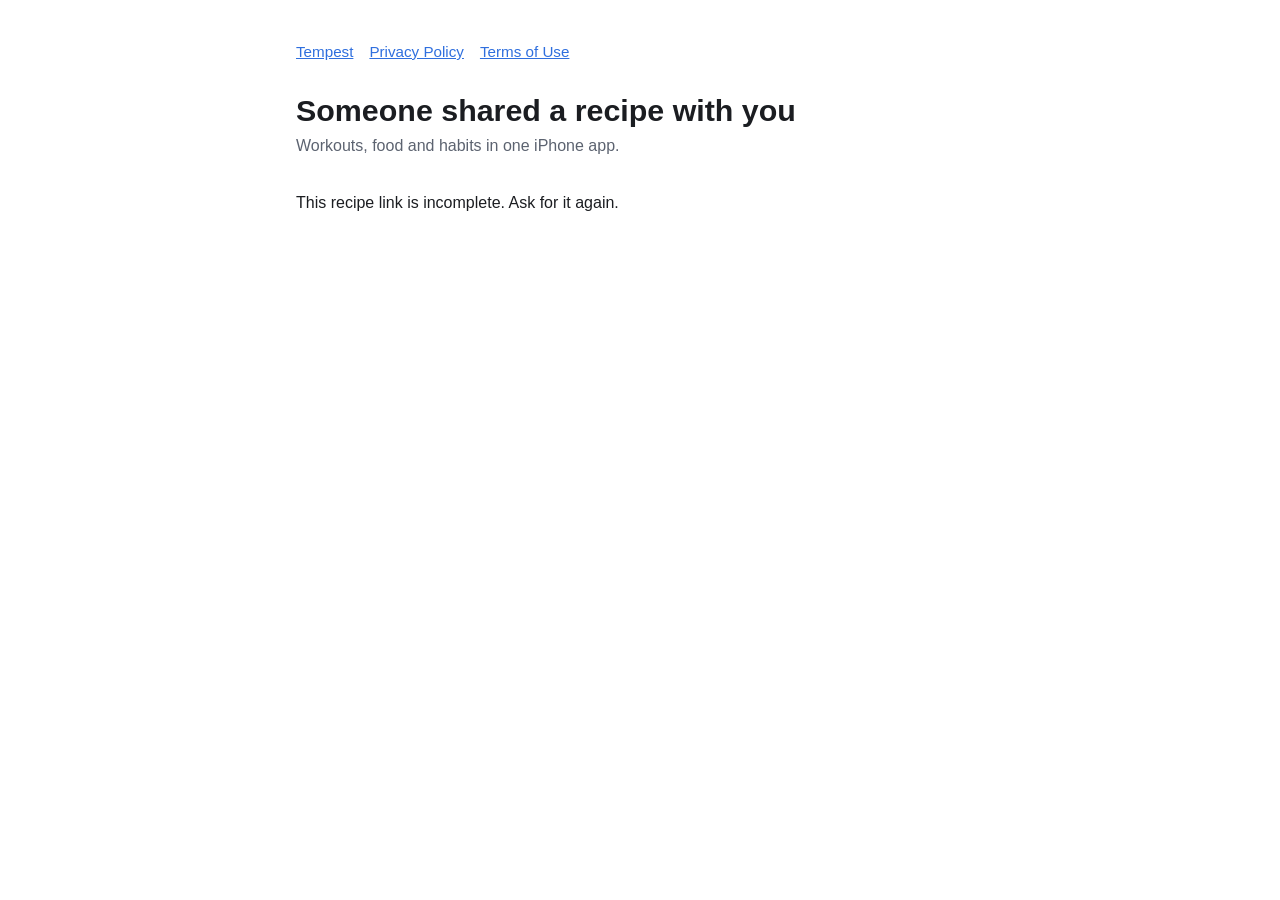
<file: r/index.html>
<!doctype html>
<html lang="en"><head><meta charset="utf-8"><meta name="viewport" content="width=device-width,initial-scale=1">
<title>A recipe on Tempest</title><link rel="stylesheet" href="../style.css">
<meta name="robots" content="noindex">
<style>
.btn{display:inline-block;padding:14px 22px;border-radius:999px;background:var(--accent);color:#fff;text-decoration:none;font-weight:600;margin:8px 8px 0 0}
.btn.alt{background:transparent;color:var(--accent);border:1px solid var(--line)}
.hidden{display:none}
</style></head>
<body><main>
<nav><a href="../">Tempest</a><a href="../privacy/">Privacy Policy</a><a href="../terms/">Terms of Use</a></nav>
<h1>Someone shared a recipe with you</h1>
<p class="meta">Workouts, food and habits in one iPhone app.</p>
<div id="has-slug" class="hidden">
  <p>Open it in Tempest to see the recipe.</p>
  <p><a class="btn" id="open" href="#">Open in Tempest</a><a class="btn alt" id="store" href="#">Get Tempest on the App Store</a></p>
  <p>New to Tempest? Install the app, then open this link again.</p>
</div>
<p id="no-slug" class="hidden">This recipe link is incomplete. Ask for it again.</p>
</main>
<script>
// The one config for links: the app's URL scheme and its App Store page (the App Store ID is 6831725455).
var SCHEME = "onegoodjeet";
var APP_STORE_URL = "https://apps.apple.com/us/app/id6831725455";
(function () {
  var q = new URLSearchParams(location.search);
  var slug = (q.get("s") || "").toLowerCase();
  if (!/^[a-hjkmnp-z2-9]{10}$/.test(slug)) {
    document.getElementById("no-slug").classList.remove("hidden");
    return;
  }
  document.getElementById("open").href = SCHEME + "://r/" + slug;
  document.getElementById("store").href = APP_STORE_URL;
  document.getElementById("has-slug").classList.remove("hidden");
})();
</script>
</body></html>
</file>
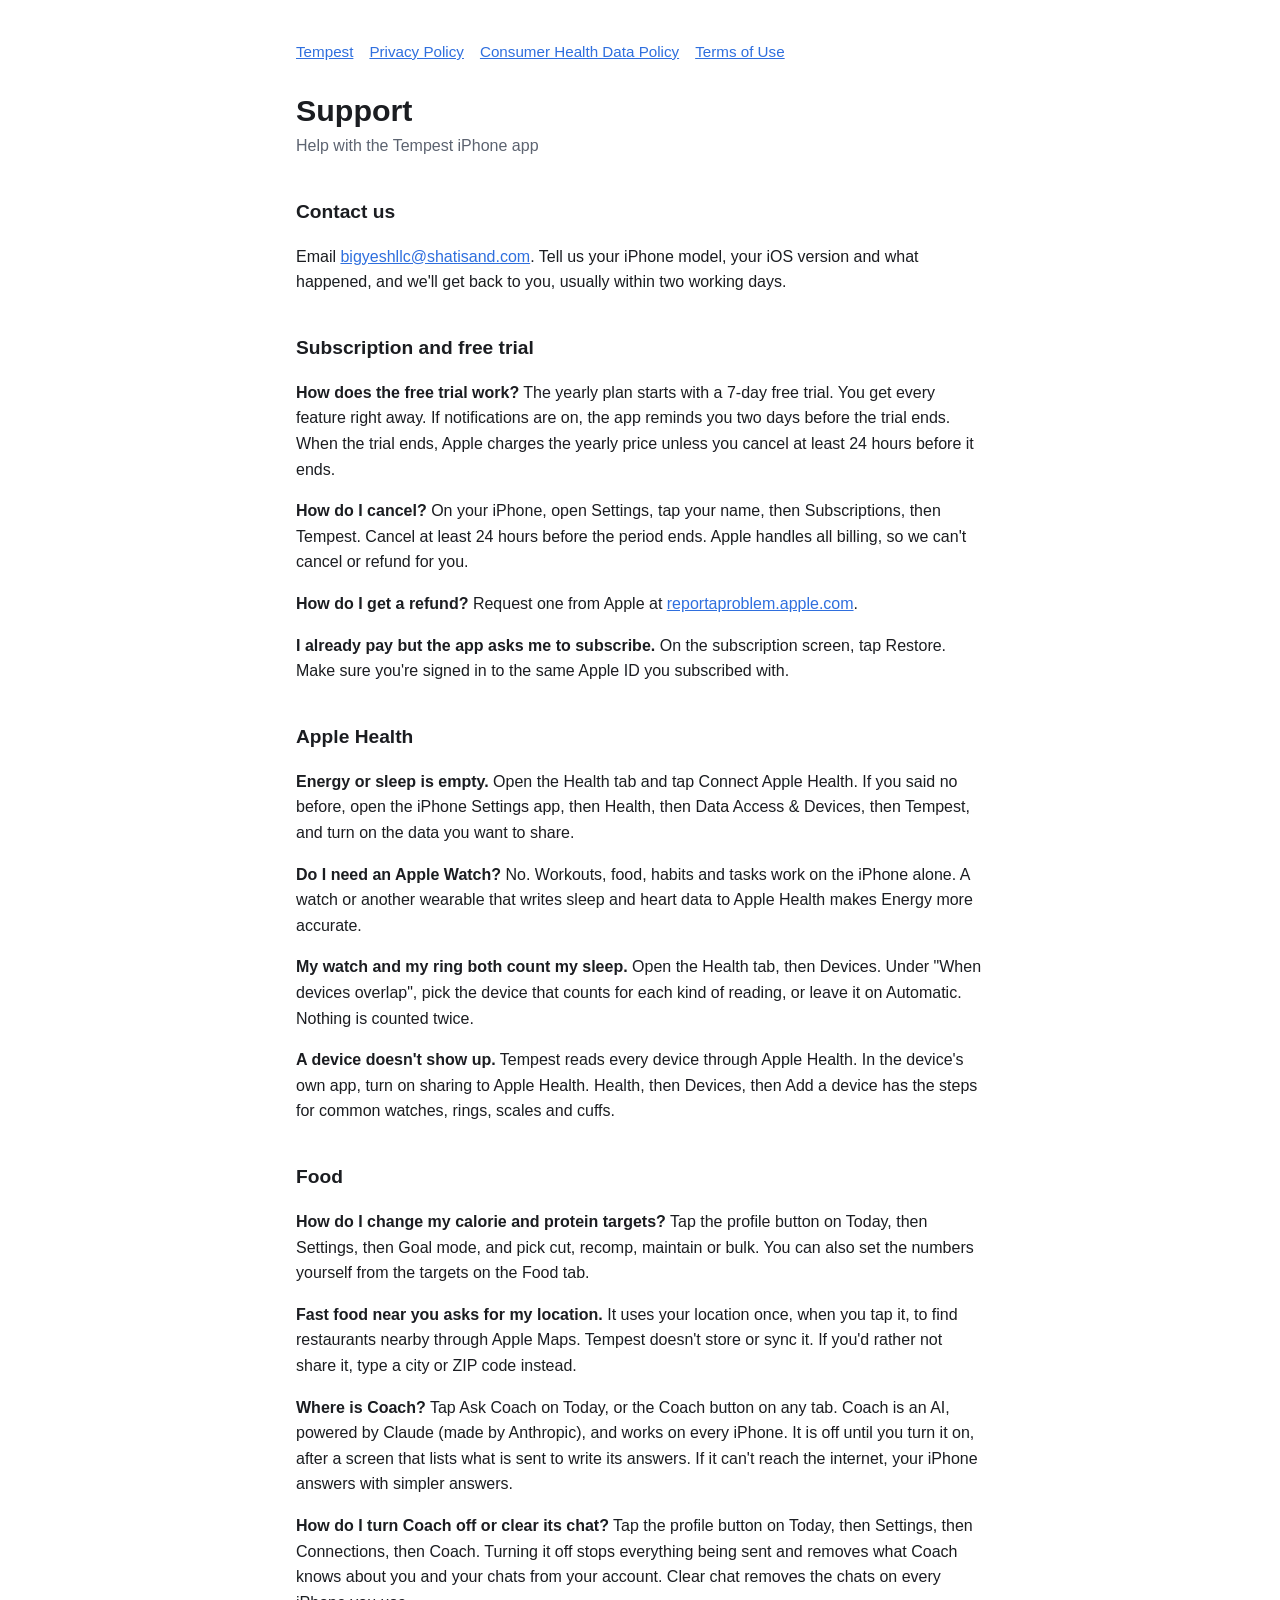
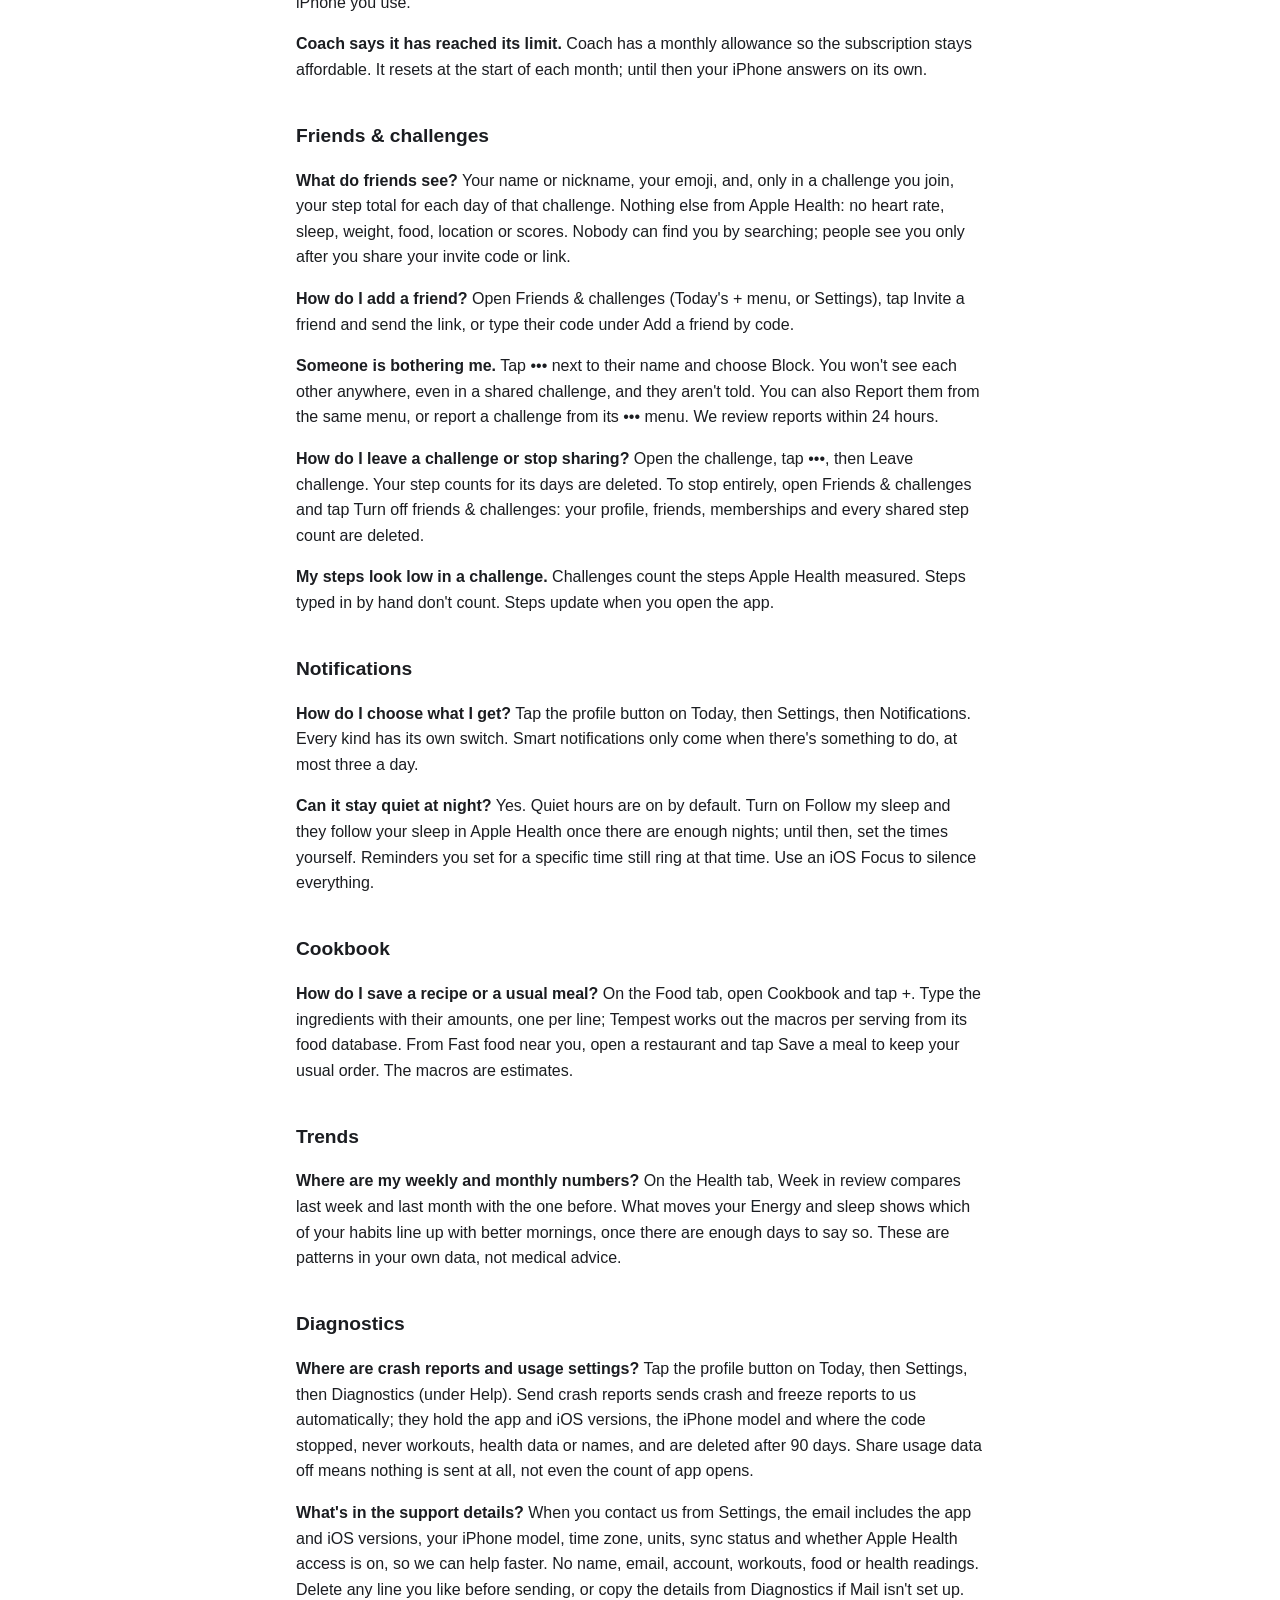
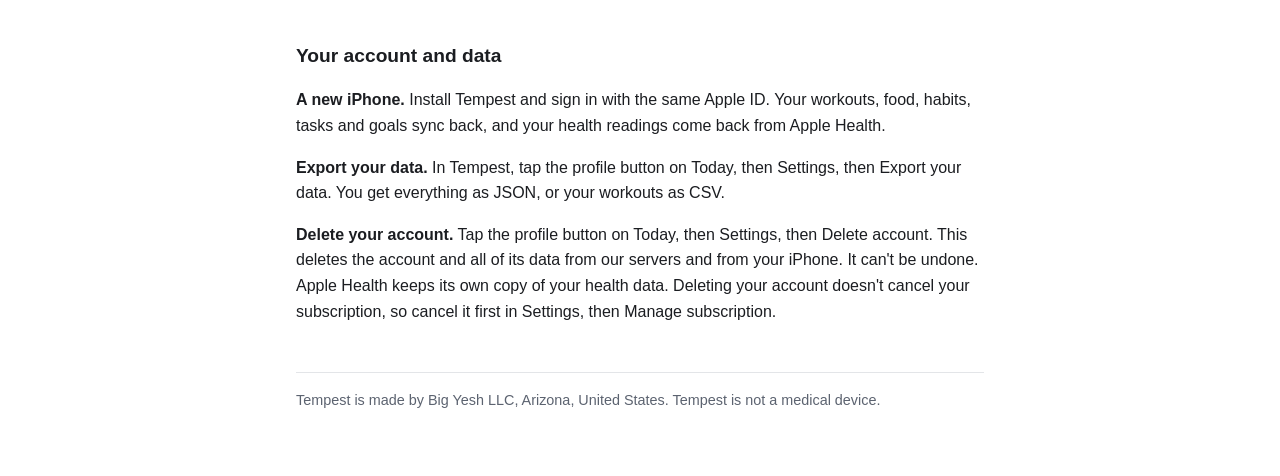
<file: support/index.html>
<!doctype html>
<html lang="en"><head><meta charset="utf-8"><meta name="viewport" content="width=device-width,initial-scale=1">
<title>Tempest Support</title><link rel="stylesheet" href="../style.css"></head>
<body><main>
<nav><a href="../">Tempest</a><a href="../privacy/">Privacy Policy</a><a href="../health-data/">Consumer Health Data Policy</a><a href="../terms/">Terms of Use</a></nav>
<h1>Support</h1>
<p class="meta">Help with the Tempest iPhone app</p>

<h2>Contact us</h2>
<p>Email <a href="mailto:bigyeshllc@shatisand.com?subject=Tempest%20support">bigyeshllc@shatisand.com</a>. Tell us your iPhone model, your iOS version and what happened, and we'll get back to you, usually within two working days.</p>

<h2>Subscription and free trial</h2>
<p><strong>How does the free trial work?</strong> The yearly plan starts with a 7-day free trial. You get every feature right away. If notifications are on, the app reminds you two days before the trial ends. When the trial ends, Apple charges the yearly price unless you cancel at least 24 hours before it ends.</p>
<p><strong>How do I cancel?</strong> On your iPhone, open Settings, tap your name, then Subscriptions, then Tempest. Cancel at least 24 hours before the period ends. Apple handles all billing, so we can't cancel or refund for you.</p>
<p><strong>How do I get a refund?</strong> Request one from Apple at <a href="https://reportaproblem.apple.com">reportaproblem.apple.com</a>.</p>
<p><strong>I already pay but the app asks me to subscribe.</strong> On the subscription screen, tap Restore. Make sure you're signed in to the same Apple ID you subscribed with.</p>

<h2>Apple Health</h2>
<p><strong>Energy or sleep is empty.</strong> Open the Health tab and tap Connect Apple Health. If you said no before, open the iPhone Settings app, then Health, then Data Access &amp; Devices, then Tempest, and turn on the data you want to share.</p>
<p><strong>Do I need an Apple Watch?</strong> No. Workouts, food, habits and tasks work on the iPhone alone. A watch or another wearable that writes sleep and heart data to Apple Health makes Energy more accurate.</p>

<p><strong>My watch and my ring both count my sleep.</strong> Open the Health tab, then Devices. Under "When devices overlap", pick the device that counts for each kind of reading, or leave it on Automatic. Nothing is counted twice.</p>
<p><strong>A device doesn't show up.</strong> Tempest reads every device through Apple Health. In the device's own app, turn on sharing to Apple Health. Health, then Devices, then Add a device has the steps for common watches, rings, scales and cuffs.</p>

<h2>Food</h2>
<p><strong>How do I change my calorie and protein targets?</strong> Tap the profile button on Today, then Settings, then Goal mode, and pick cut, recomp, maintain or bulk. You can also set the numbers yourself from the targets on the Food tab.</p>
<p><strong>Fast food near you asks for my location.</strong> It uses your location once, when you tap it, to find restaurants nearby through Apple Maps. Tempest doesn't store or sync it. If you'd rather not share it, type a city or ZIP code instead.</p>
<p><strong>Where is Coach?</strong> Tap Ask Coach on Today, or the Coach button on any tab. Coach is an AI, powered by Claude (made by Anthropic), and works on every iPhone. It is off until you turn it on, after a screen that lists what is sent to write its answers. If it can't reach the internet, your iPhone answers with simpler answers.</p>
<p><strong>How do I turn Coach off or clear its chat?</strong> Tap the profile button on Today, then Settings, then Connections, then Coach. Turning it off stops everything being sent and removes what Coach knows about you and your chats from your account. Clear chat removes the chats on every iPhone you use.</p>
<p><strong>Coach says it has reached its limit.</strong> Coach has a monthly allowance so the subscription stays affordable. It resets at the start of each month; until then your iPhone answers on its own.</p>

<h2>Friends &amp; challenges</h2>
<p><strong>What do friends see?</strong> Your name or nickname, your emoji, and, only in a challenge you join, your step total for each day of that challenge. Nothing else from Apple Health: no heart rate, sleep, weight, food, location or scores. Nobody can find you by searching; people see you only after you share your invite code or link.</p>
<p><strong>How do I add a friend?</strong> Open Friends &amp; challenges (Today's + menu, or Settings), tap Invite a friend and send the link, or type their code under Add a friend by code.</p>
<p><strong>Someone is bothering me.</strong> Tap ••• next to their name and choose Block. You won't see each other anywhere, even in a shared challenge, and they aren't told. You can also Report them from the same menu, or report a challenge from its ••• menu. We review reports within 24 hours.</p>
<p><strong>How do I leave a challenge or stop sharing?</strong> Open the challenge, tap •••, then Leave challenge. Your step counts for its days are deleted. To stop entirely, open Friends &amp; challenges and tap Turn off friends &amp; challenges: your profile, friends, memberships and every shared step count are deleted.</p>
<p><strong>My steps look low in a challenge.</strong> Challenges count the steps Apple Health measured. Steps typed in by hand don't count. Steps update when you open the app.</p>

<h2>Notifications</h2>
<p><strong>How do I choose what I get?</strong> Tap the profile button on Today, then Settings, then Notifications. Every kind has its own switch. Smart notifications only come when there's something to do, at most three a day.</p>
<p><strong>Can it stay quiet at night?</strong> Yes. Quiet hours are on by default. Turn on Follow my sleep and they follow your sleep in Apple Health once there are enough nights; until then, set the times yourself. Reminders you set for a specific time still ring at that time. Use an iOS Focus to silence everything.</p>

<h2>Cookbook</h2>
<p><strong>How do I save a recipe or a usual meal?</strong> On the Food tab, open Cookbook and tap +. Type the ingredients with their amounts, one per line; Tempest works out the macros per serving from its food database. From Fast food near you, open a restaurant and tap Save a meal to keep your usual order. The macros are estimates.</p>

<h2>Trends</h2>
<p><strong>Where are my weekly and monthly numbers?</strong> On the Health tab, Week in review compares last week and last month with the one before. What moves your Energy and sleep shows which of your habits line up with better mornings, once there are enough days to say so. These are patterns in your own data, not medical advice.</p>

<h2>Diagnostics</h2>
<p><strong>Where are crash reports and usage settings?</strong> Tap the profile button on Today, then Settings, then Diagnostics (under Help). Send crash reports sends crash and freeze reports to us automatically; they hold the app and iOS versions, the iPhone model and where the code stopped, never workouts, health data or names, and are deleted after 90 days. Share usage data off means nothing is sent at all, not even the count of app opens.</p>
<p><strong>What's in the support details?</strong> When you contact us from Settings, the email includes the app and iOS versions, your iPhone model, time zone, units, sync status and whether Apple Health access is on, so we can help faster. No name, email, account, workouts, food or health readings. Delete any line you like before sending, or copy the details from Diagnostics if Mail isn't set up.</p>

<h2>Your account and data</h2>
<p><strong>A new iPhone.</strong> Install Tempest and sign in with the same Apple ID. Your workouts, food, habits, tasks and goals sync back, and your health readings come back from Apple Health.</p>
<p><strong>Export your data.</strong> In Tempest, tap the profile button on Today, then Settings, then Export your data. You get everything as JSON, or your workouts as CSV.</p>
<p><strong>Delete your account.</strong> Tap the profile button on Today, then Settings, then Delete account. This deletes the account and all of its data from our servers and from your iPhone. It can't be undone. Apple Health keeps its own copy of your health data. Deleting your account doesn't cancel your subscription, so cancel it first in Settings, then Manage subscription.</p>

<footer>Tempest is made by Big Yesh LLC, Arizona, United States. Tempest is not a medical device.</footer>
</main></body></html>
</file>
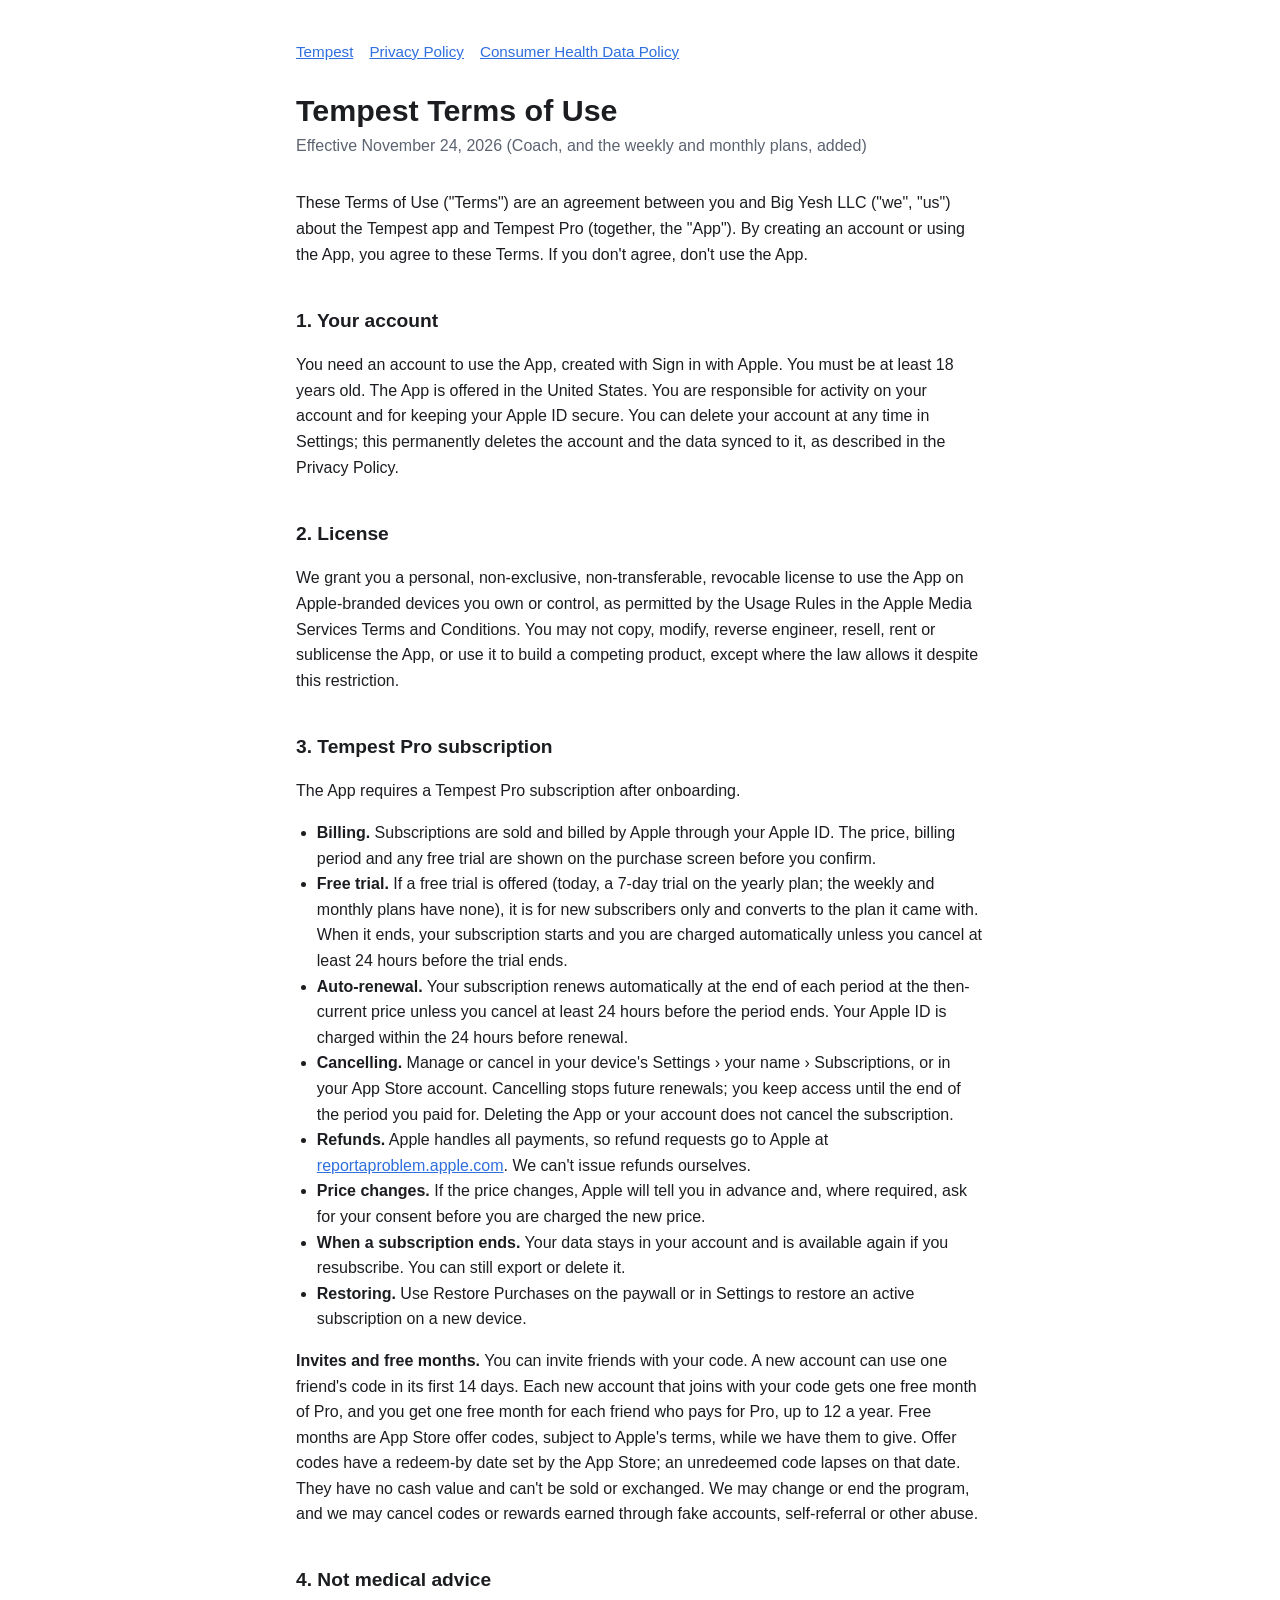
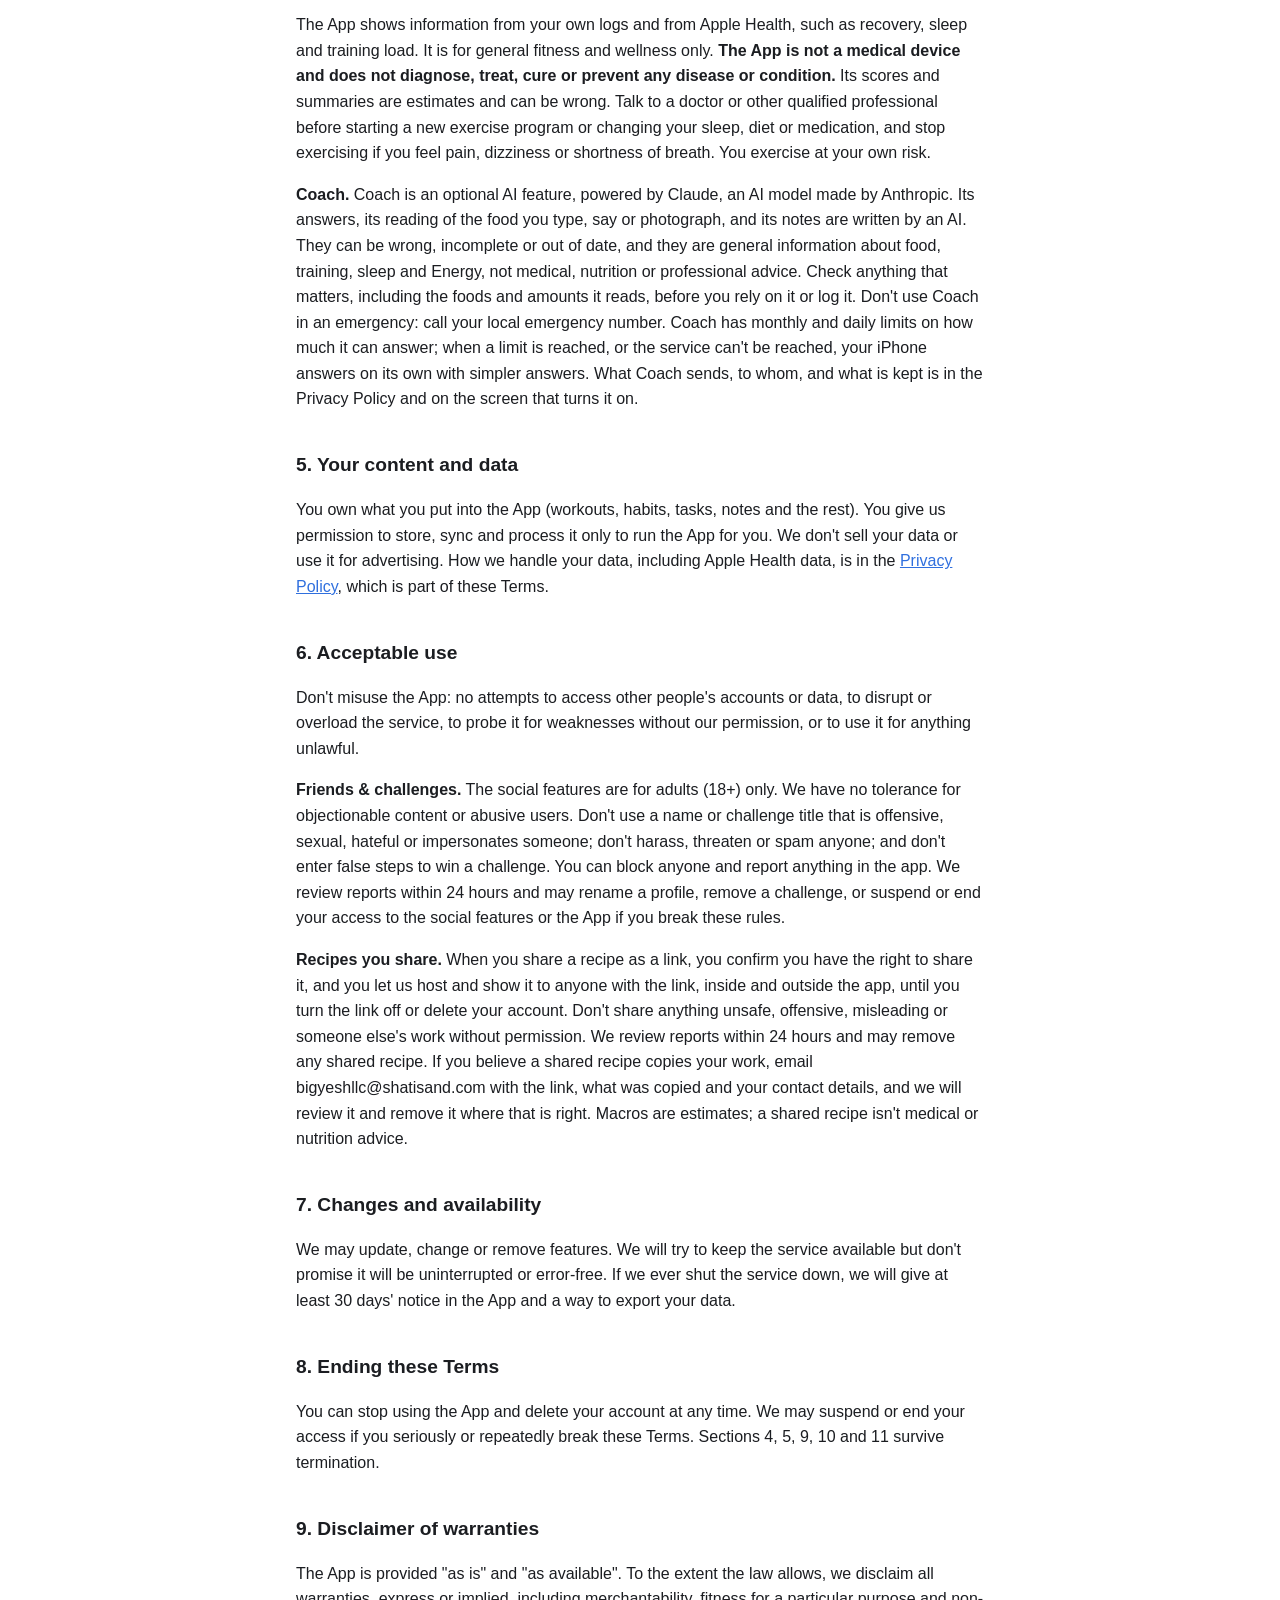
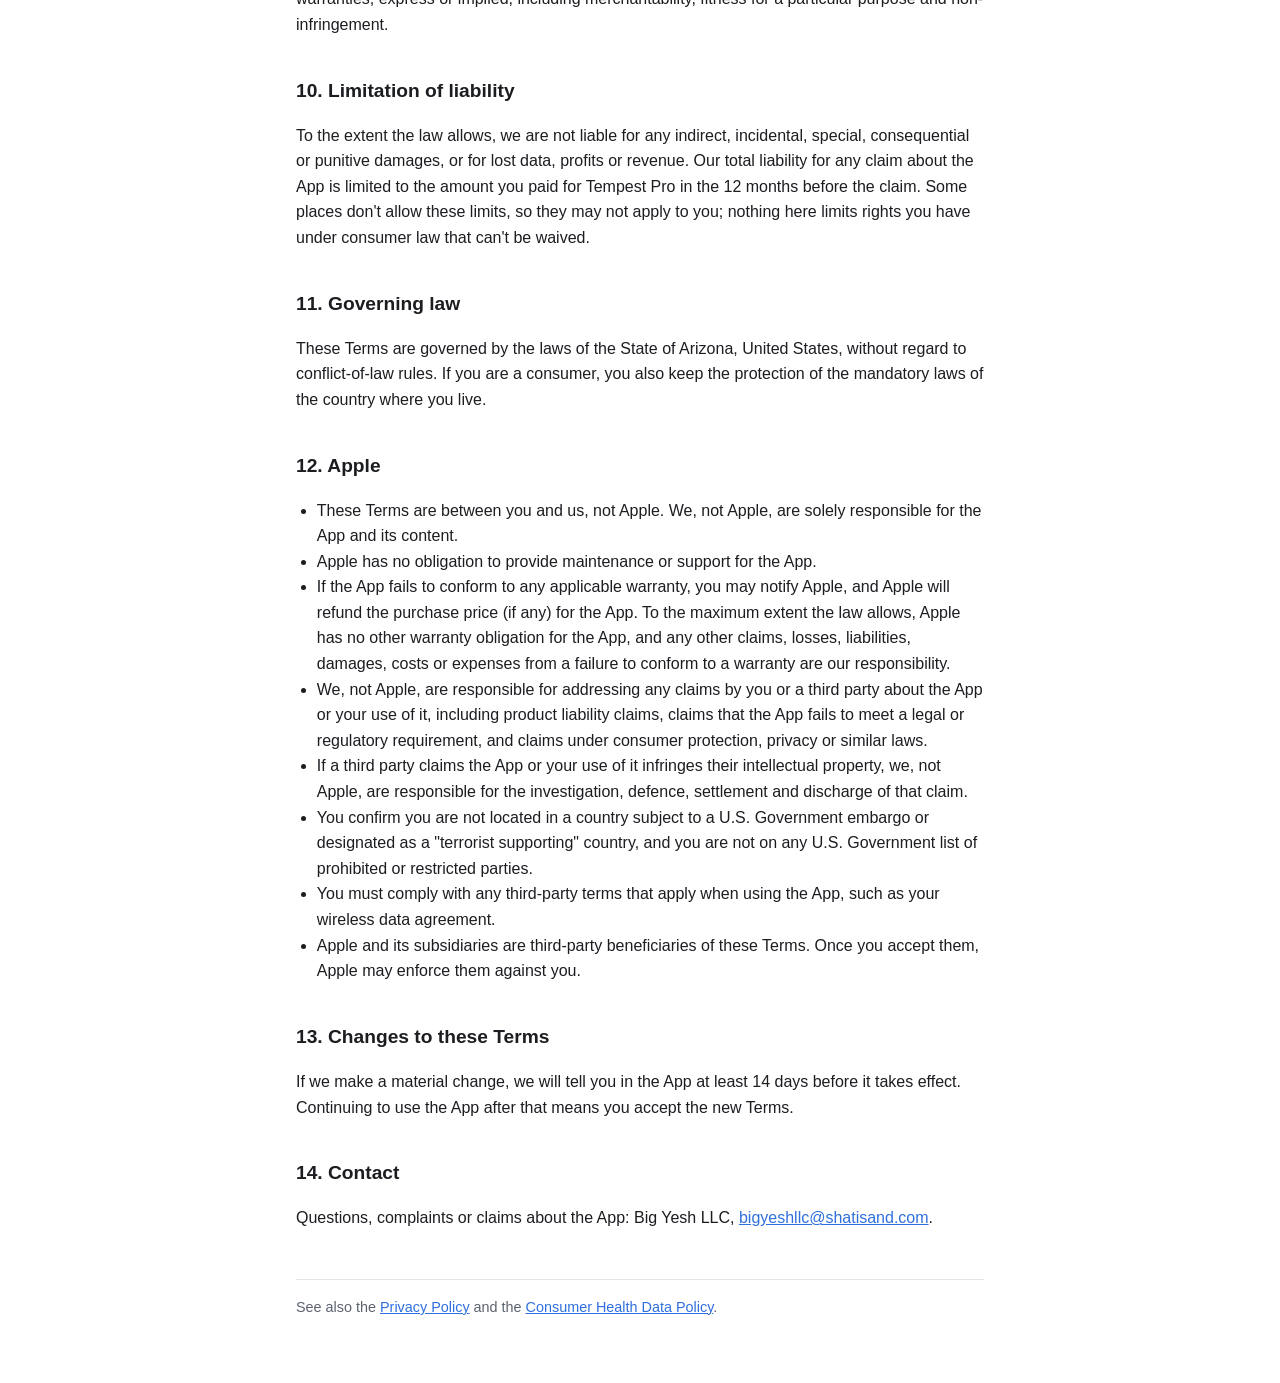
<file: terms/index.html>
<!doctype html>
<html lang="en"><head><meta charset="utf-8"><meta name="viewport" content="width=device-width,initial-scale=1">
<title>Tempest Terms of Use</title><link rel="stylesheet" href="../style.css"></head>
<body><main>
<nav><a href="../">Tempest</a><a href="../privacy/">Privacy Policy</a><a href="../health-data/">Consumer Health Data Policy</a></nav>
<h1>Tempest Terms of Use</h1>
<p class="meta">Effective November 24, 2026 (Coach, and the weekly and monthly plans, added)</p>

<p>These Terms of Use ("Terms") are an agreement between you and Big Yesh LLC ("we", "us") about the Tempest app and Tempest Pro (together, the "App"). By creating an account or using the App, you agree to these Terms. If you don't agree, don't use the App.</p>

<h2>1. Your account</h2>
<p>You need an account to use the App, created with Sign in with Apple. You must be at least 18 years old. The App is offered in the United States. You are responsible for activity on your account and for keeping your Apple ID secure. You can delete your account at any time in Settings; this permanently deletes the account and the data synced to it, as described in the Privacy Policy.</p>

<h2>2. License</h2>
<p>We grant you a personal, non-exclusive, non-transferable, revocable license to use the App on Apple-branded devices you own or control, as permitted by the Usage Rules in the Apple Media Services Terms and Conditions. You may not copy, modify, reverse engineer, resell, rent or sublicense the App, or use it to build a competing product, except where the law allows it despite this restriction.</p>

<h2>3. Tempest Pro subscription</h2>
<p>The App requires a Tempest Pro subscription after onboarding.</p>
<ul>
<li><strong>Billing.</strong> Subscriptions are sold and billed by Apple through your Apple ID. The price, billing period and any free trial are shown on the purchase screen before you confirm.</li>
<li><strong>Free trial.</strong> If a free trial is offered (today, a 7-day trial on the yearly plan; the weekly and monthly plans have none), it is for new subscribers only and converts to the plan it came with. When it ends, your subscription starts and you are charged automatically unless you cancel at least 24 hours before the trial ends.</li>
<li><strong>Auto-renewal.</strong> Your subscription renews automatically at the end of each period at the then-current price unless you cancel at least 24 hours before the period ends. Your Apple ID is charged within the 24 hours before renewal.</li>
<li><strong>Cancelling.</strong> Manage or cancel in your device's Settings › your name › Subscriptions, or in your App Store account. Cancelling stops future renewals; you keep access until the end of the period you paid for. Deleting the App or your account does not cancel the subscription.</li>
<li><strong>Refunds.</strong> Apple handles all payments, so refund requests go to Apple at <a href="https://reportaproblem.apple.com">reportaproblem.apple.com</a>. We can't issue refunds ourselves.</li>
<li><strong>Price changes.</strong> If the price changes, Apple will tell you in advance and, where required, ask for your consent before you are charged the new price.</li>
<li><strong>When a subscription ends.</strong> Your data stays in your account and is available again if you resubscribe. You can still export or delete it.</li>
<li><strong>Restoring.</strong> Use Restore Purchases on the paywall or in Settings to restore an active subscription on a new device.</li>
</ul>
<p><strong>Invites and free months.</strong> You can invite friends with your code. A new account can use one friend's code in its first 14 days. Each new account that joins with your code gets one free month of Pro, and you get one free month for each friend who pays for Pro, up to 12 a year. Free months are App Store offer codes, subject to Apple's terms, while we have them to give. Offer codes have a redeem-by date set by the App Store; an unredeemed code lapses on that date. They have no cash value and can't be sold or exchanged. We may change or end the program, and we may cancel codes or rewards earned through fake accounts, self-referral or other abuse.</p>

<h2>4. Not medical advice</h2>
<p>The App shows information from your own logs and from Apple Health, such as recovery, sleep and training load. It is for general fitness and wellness only. <strong>The App is not a medical device and does not diagnose, treat, cure or prevent any disease or condition.</strong> Its scores and summaries are estimates and can be wrong. Talk to a doctor or other qualified professional before starting a new exercise program or changing your sleep, diet or medication, and stop exercising if you feel pain, dizziness or shortness of breath. You exercise at your own risk.</p>

<p><strong>Coach.</strong> Coach is an optional AI feature, powered by Claude, an AI model made by Anthropic. Its answers, its reading of the food you type, say or photograph, and its notes are written by an AI. They can be wrong, incomplete or out of date, and they are general information about food, training, sleep and Energy, not medical, nutrition or professional advice. Check anything that matters, including the foods and amounts it reads, before you rely on it or log it. Don't use Coach in an emergency: call your local emergency number. Coach has monthly and daily limits on how much it can answer; when a limit is reached, or the service can't be reached, your iPhone answers on its own with simpler answers. What Coach sends, to whom, and what is kept is in the Privacy Policy and on the screen that turns it on.</p>
<h2>5. Your content and data</h2>
<p>You own what you put into the App (workouts, habits, tasks, notes and the rest). You give us permission to store, sync and process it only to run the App for you. We don't sell your data or use it for advertising. How we handle your data, including Apple Health data, is in the <a href="../privacy/">Privacy Policy</a>, which is part of these Terms.</p>

<h2>6. Acceptable use</h2>
<p>Don't misuse the App: no attempts to access other people's accounts or data, to disrupt or overload the service, to probe it for weaknesses without our permission, or to use it for anything unlawful.</p>
<p><strong>Friends &amp; challenges.</strong> The social features are for adults (18+) only. We have no tolerance for objectionable content or abusive users. Don't use a name or challenge title that is offensive, sexual, hateful or impersonates someone; don't harass, threaten or spam anyone; and don't enter false steps to win a challenge. You can block anyone and report anything in the app. We review reports within 24 hours and may rename a profile, remove a challenge, or suspend or end your access to the social features or the App if you break these rules.</p>

<p><strong>Recipes you share.</strong> When you share a recipe as a link, you confirm you have the right to share it, and you let us host and show it to anyone with the link, inside and outside the app, until you turn the link off or delete your account. Don't share anything unsafe, offensive, misleading or someone else's work without permission. We review reports within 24 hours and may remove any shared recipe. If you believe a shared recipe copies your work, email bigyeshllc@shatisand.com with the link, what was copied and your contact details, and we will review it and remove it where that is right. Macros are estimates; a shared recipe isn't medical or nutrition advice.</p>

<h2>7. Changes and availability</h2>
<p>We may update, change or remove features. We will try to keep the service available but don't promise it will be uninterrupted or error-free. If we ever shut the service down, we will give at least 30 days' notice in the App and a way to export your data.</p>

<h2>8. Ending these Terms</h2>
<p>You can stop using the App and delete your account at any time. We may suspend or end your access if you seriously or repeatedly break these Terms. Sections 4, 5, 9, 10 and 11 survive termination.</p>

<h2>9. Disclaimer of warranties</h2>
<p>The App is provided "as is" and "as available". To the extent the law allows, we disclaim all warranties, express or implied, including merchantability, fitness for a particular purpose and non-infringement.</p>

<h2>10. Limitation of liability</h2>
<p>To the extent the law allows, we are not liable for any indirect, incidental, special, consequential or punitive damages, or for lost data, profits or revenue. Our total liability for any claim about the App is limited to the amount you paid for Tempest Pro in the 12 months before the claim. Some places don't allow these limits, so they may not apply to you; nothing here limits rights you have under consumer law that can't be waived.</p>

<h2>11. Governing law</h2>
<p>These Terms are governed by the laws of the State of Arizona, United States, without regard to conflict-of-law rules. If you are a consumer, you also keep the protection of the mandatory laws of the country where you live.</p>

<h2>12. Apple</h2>
<ul>
<li>These Terms are between you and us, not Apple. We, not Apple, are solely responsible for the App and its content.</li>
<li>Apple has no obligation to provide maintenance or support for the App.</li>
<li>If the App fails to conform to any applicable warranty, you may notify Apple, and Apple will refund the purchase price (if any) for the App. To the maximum extent the law allows, Apple has no other warranty obligation for the App, and any other claims, losses, liabilities, damages, costs or expenses from a failure to conform to a warranty are our responsibility.</li>
<li>We, not Apple, are responsible for addressing any claims by you or a third party about the App or your use of it, including product liability claims, claims that the App fails to meet a legal or regulatory requirement, and claims under consumer protection, privacy or similar laws.</li>
<li>If a third party claims the App or your use of it infringes their intellectual property, we, not Apple, are responsible for the investigation, defence, settlement and discharge of that claim.</li>
<li>You confirm you are not located in a country subject to a U.S. Government embargo or designated as a "terrorist supporting" country, and you are not on any U.S. Government list of prohibited or restricted parties.</li>
<li>You must comply with any third-party terms that apply when using the App, such as your wireless data agreement.</li>
<li>Apple and its subsidiaries are third-party beneficiaries of these Terms. Once you accept them, Apple may enforce them against you.</li>
</ul>

<h2>13. Changes to these Terms</h2>
<p>If we make a material change, we will tell you in the App at least 14 days before it takes effect. Continuing to use the App after that means you accept the new Terms.</p>

<h2>14. Contact</h2>
<p>Questions, complaints or claims about the App: Big Yesh LLC, <a href="mailto:bigyeshllc@shatisand.com">bigyeshllc@shatisand.com</a>.</p>

<footer>See also the <a href="../privacy/">Privacy Policy</a> and the <a href="../health-data/">Consumer Health Data Policy</a>.</footer>
</main></body></html>
</file>
<file: style.css>
:root{--bg:#fff;--fg:#1b1d21;--muted:#5c6370;--line:#e3e5e8;--accent:#2f6fde}
@media (prefers-color-scheme:dark){:root{--bg:#111316;--fg:#e8eaed;--muted:#9aa1ab;--line:#2a2e34;--accent:#7aa7ff}}
*{box-sizing:border-box}
body{margin:0;background:var(--bg);color:var(--fg);font:16px/1.6 -apple-system,BlinkMacSystemFont,"Segoe UI",Roboto,Helvetica,Arial,sans-serif}
main{max-width:720px;margin:0 auto;padding:40px 16px 64px}
h1{font-size:1.9rem;line-height:1.2;margin:0 0 4px}
h2{font-size:1.2rem;margin:2em 0 .4em}
p,li{color:var(--fg)}
.meta{color:var(--muted);margin:0 0 2em}
a{color:var(--accent)}
nav{font-size:.95rem;margin-bottom:28px}
nav a{margin-right:16px}
footer{margin-top:48px;padding-top:16px;border-top:1px solid var(--line);color:var(--muted);font-size:.9rem}
ul{padding-left:1.3em}
</file>
